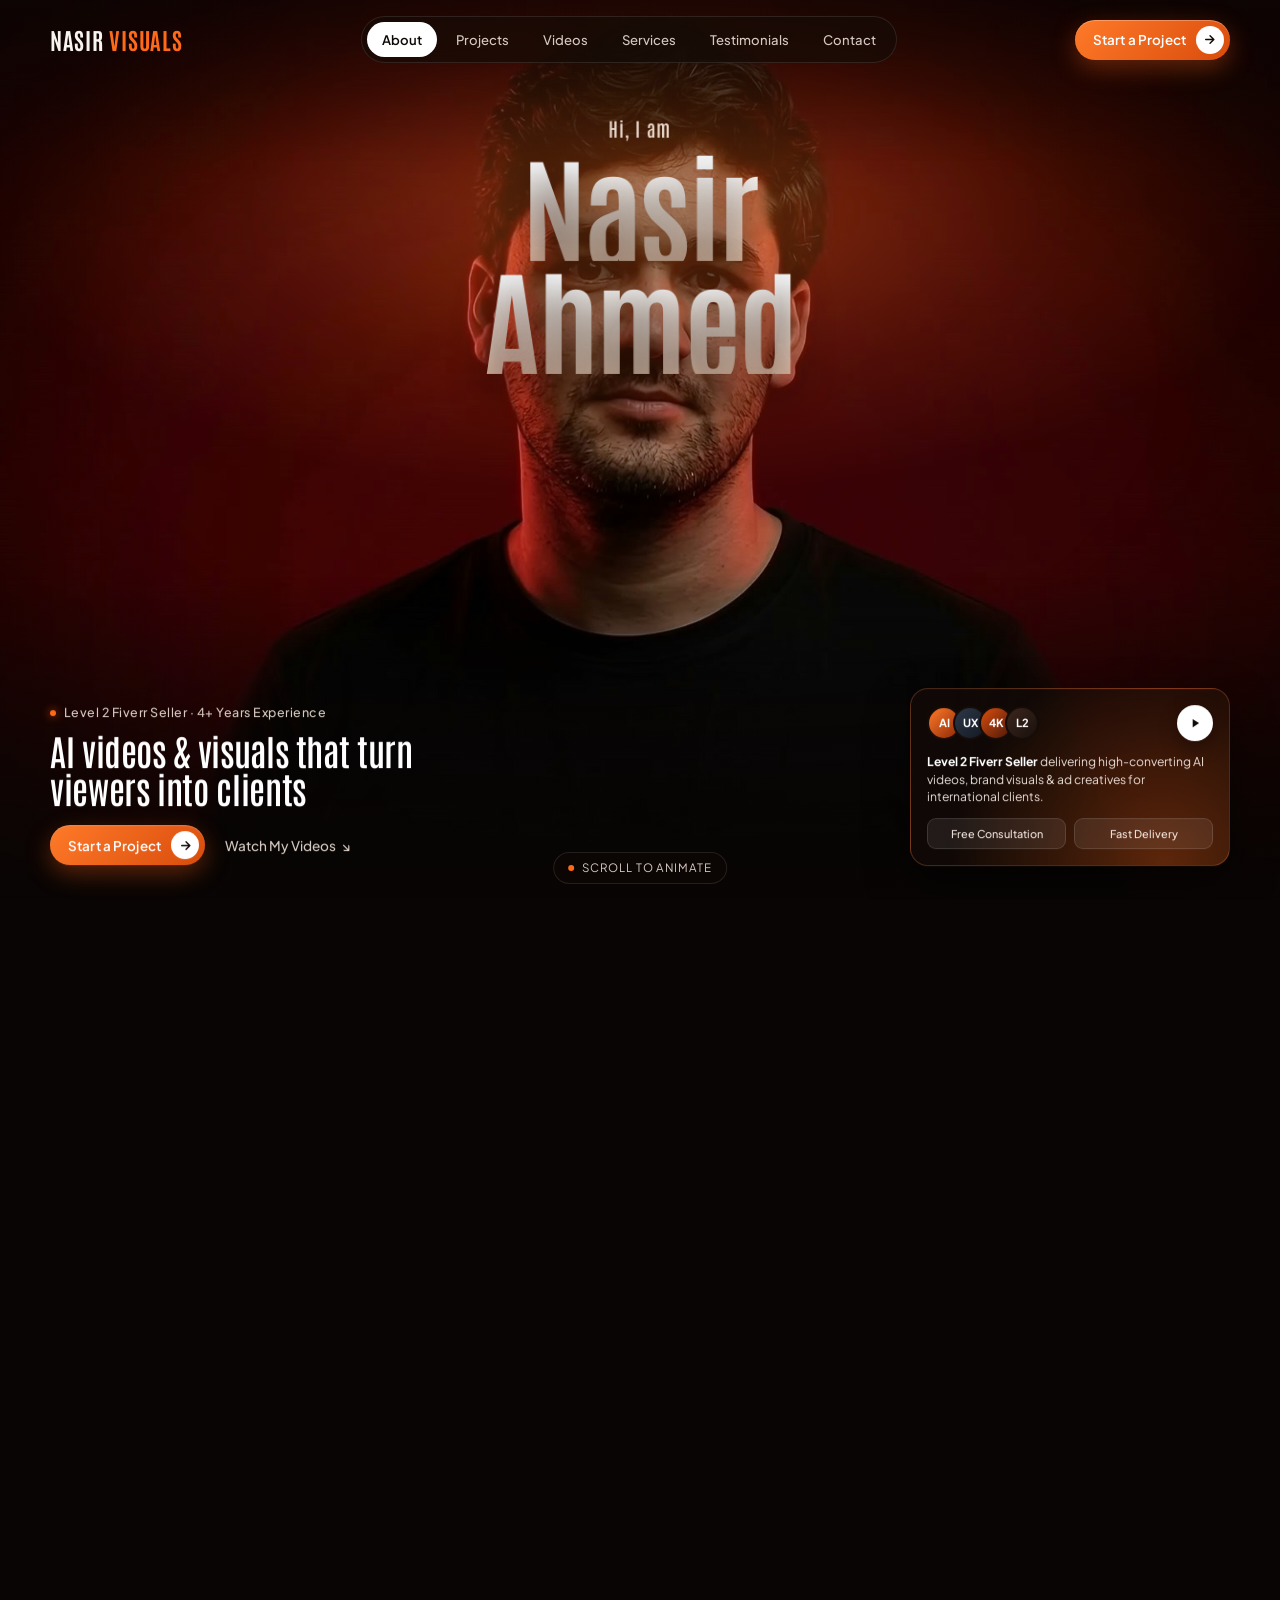
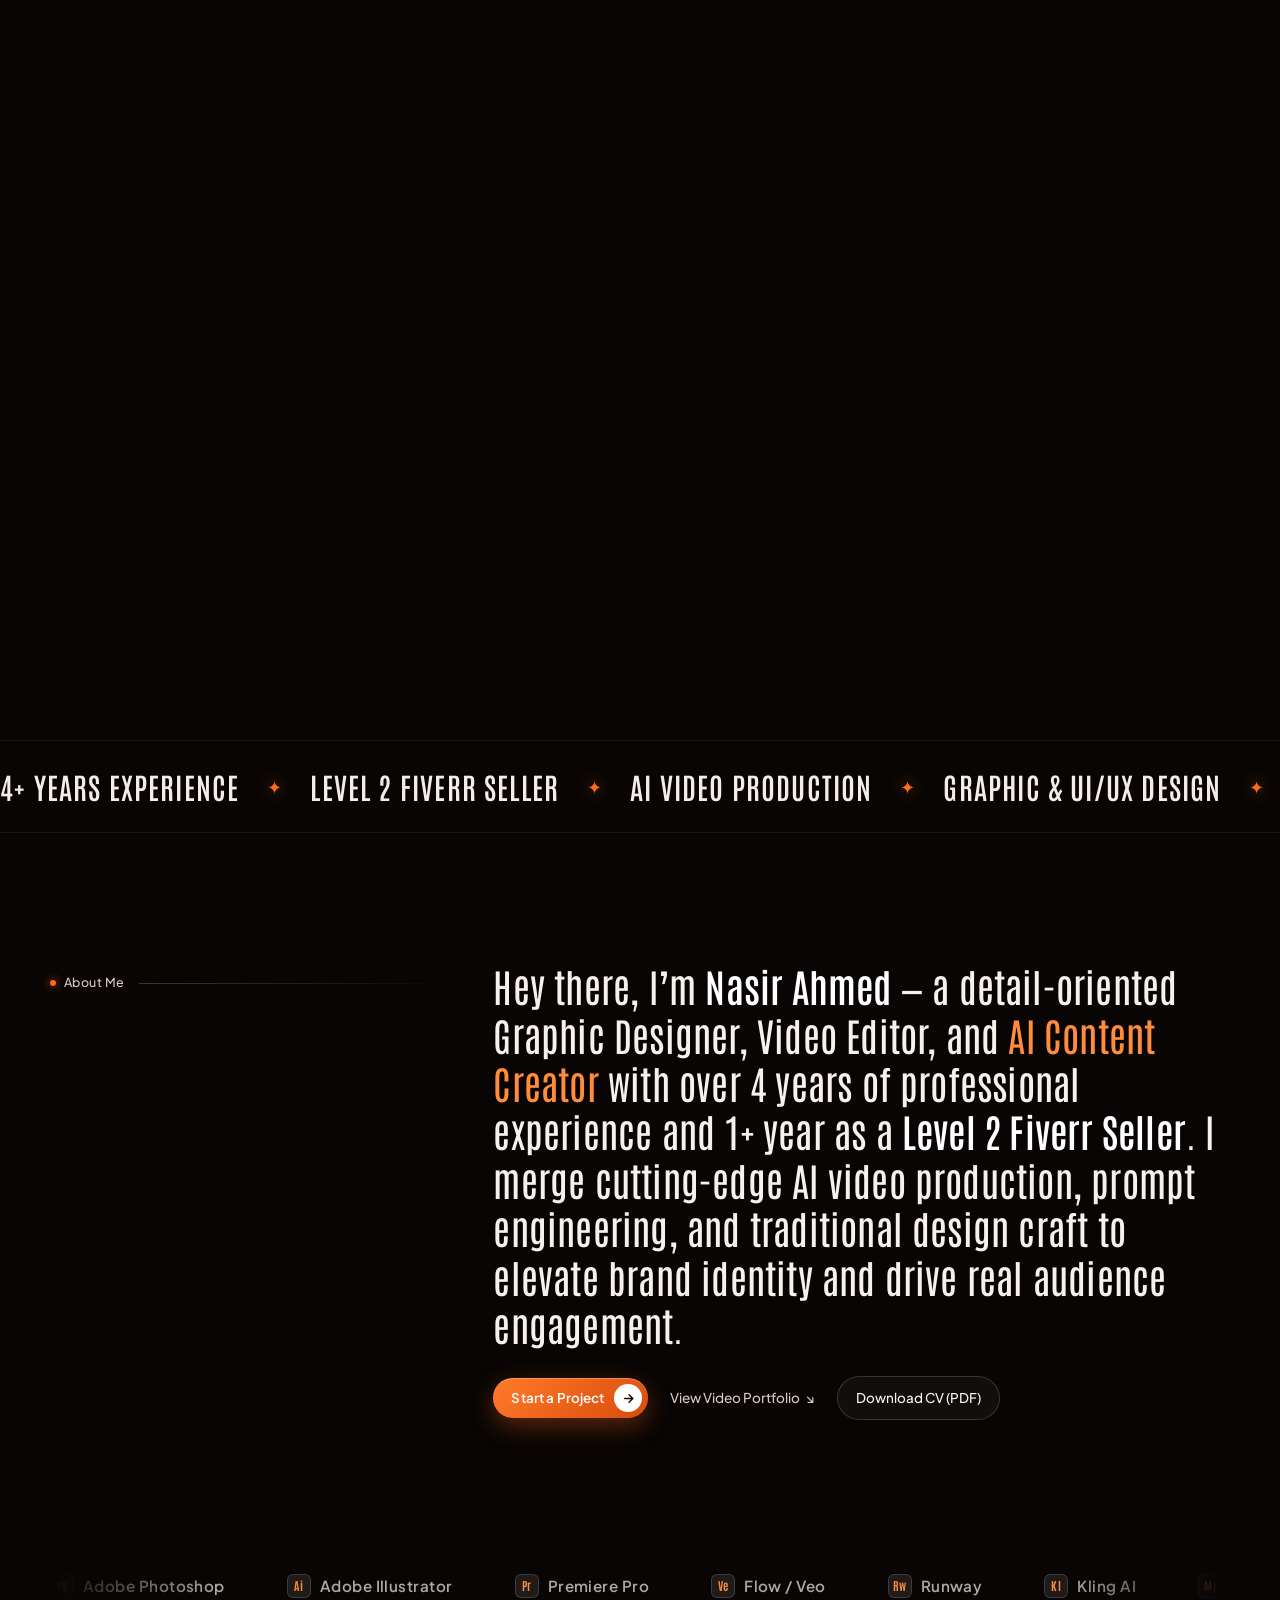
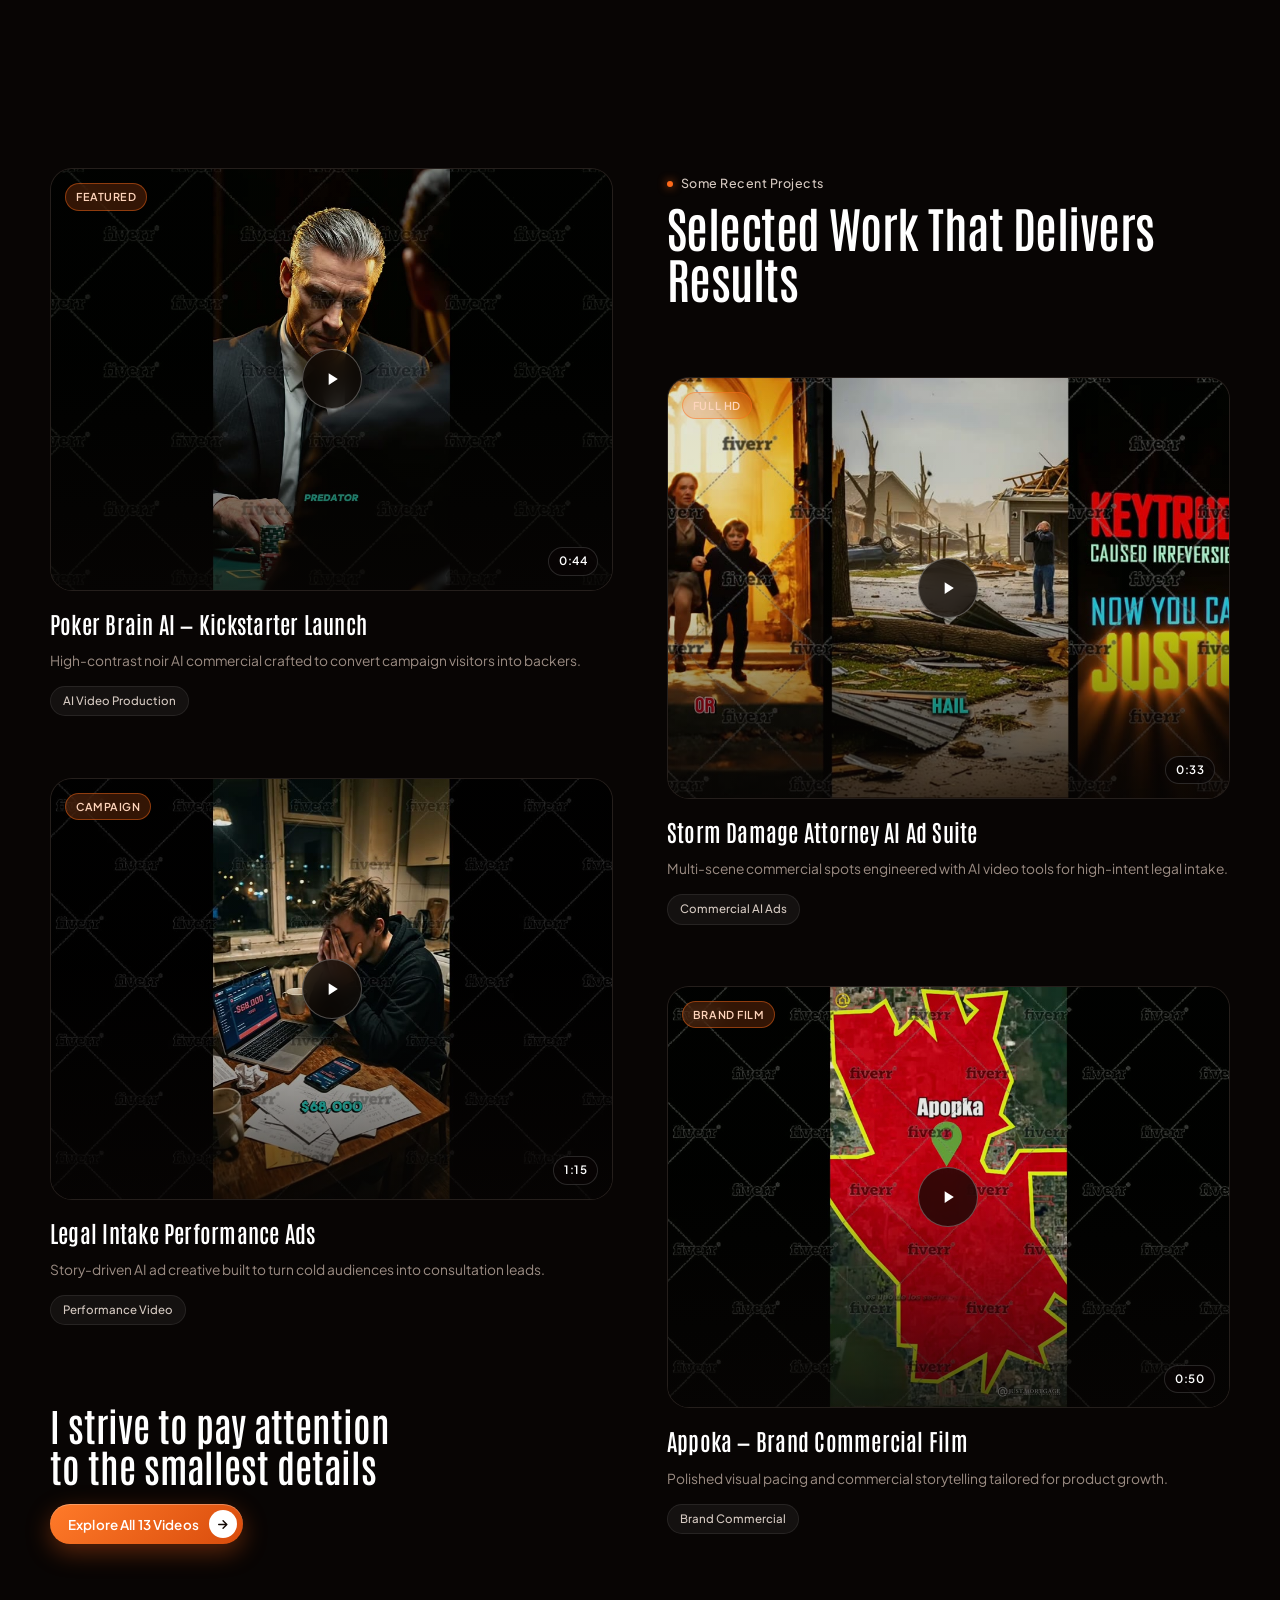
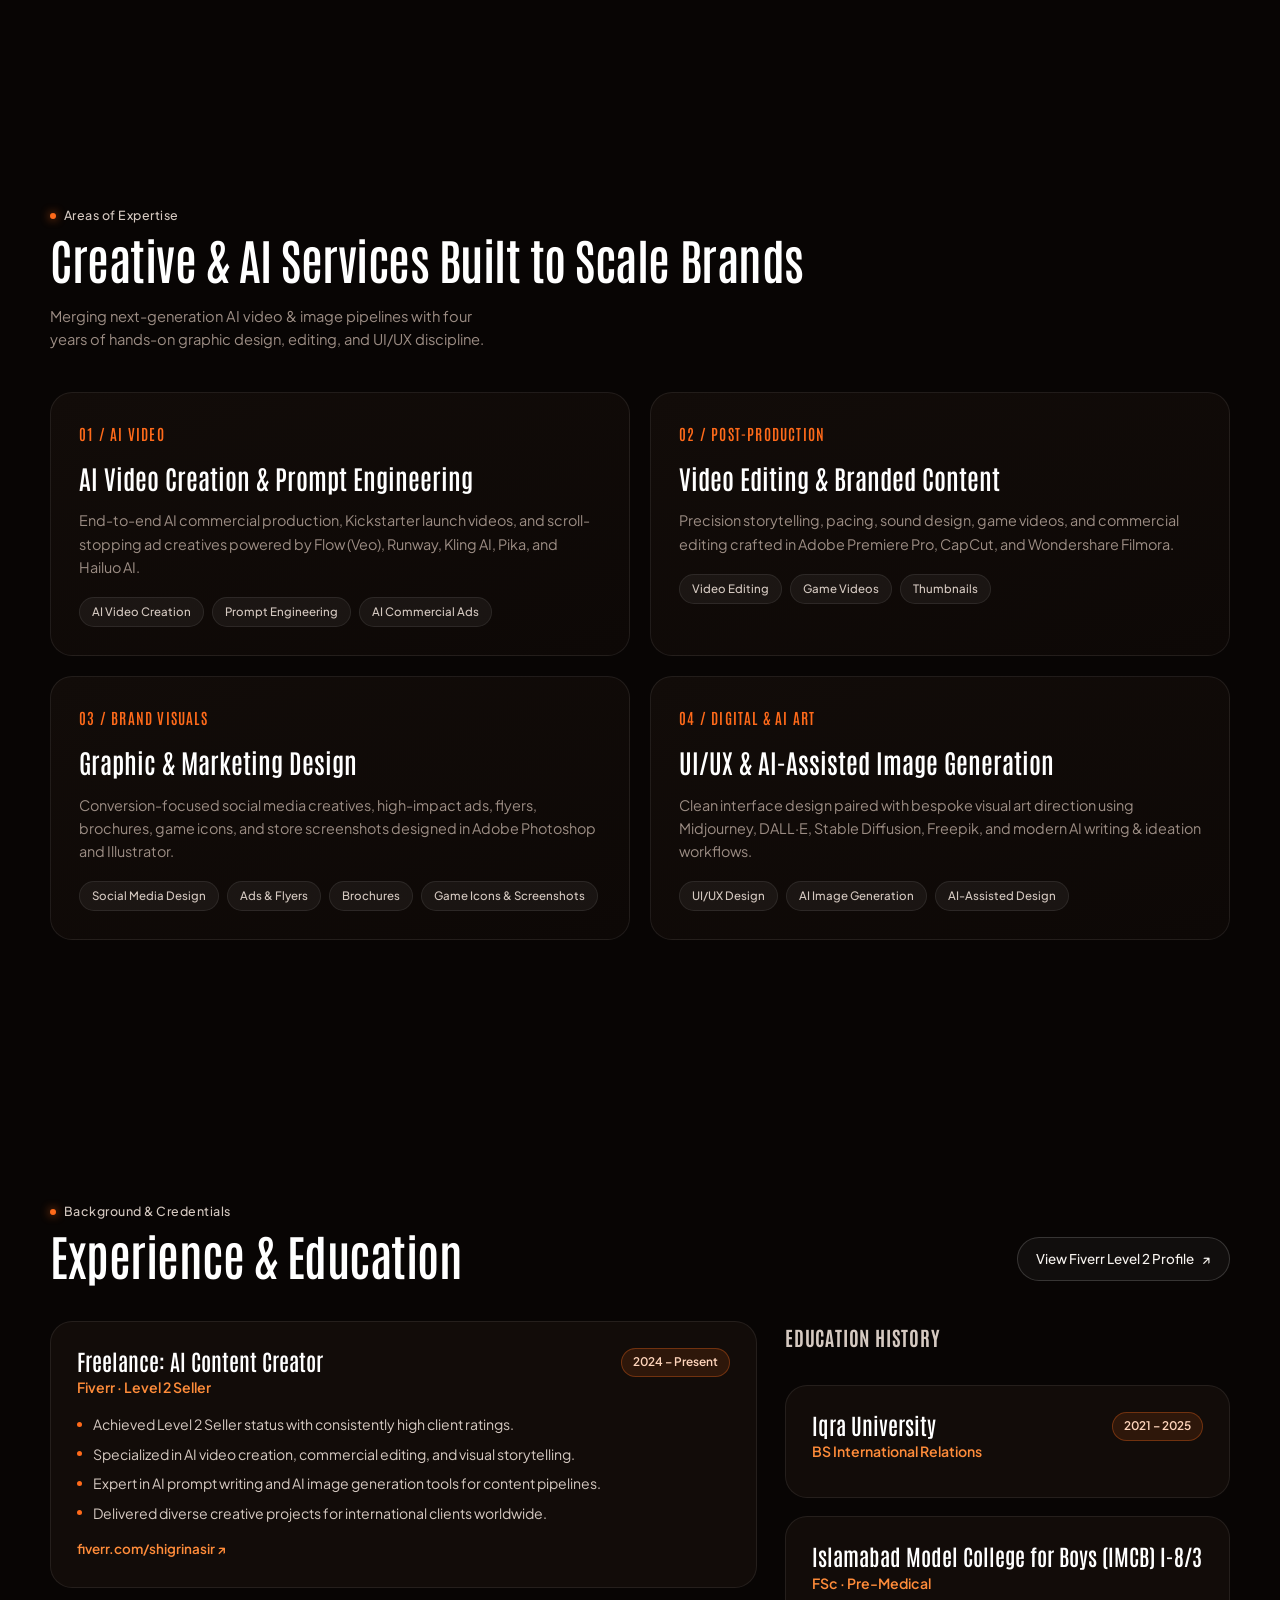
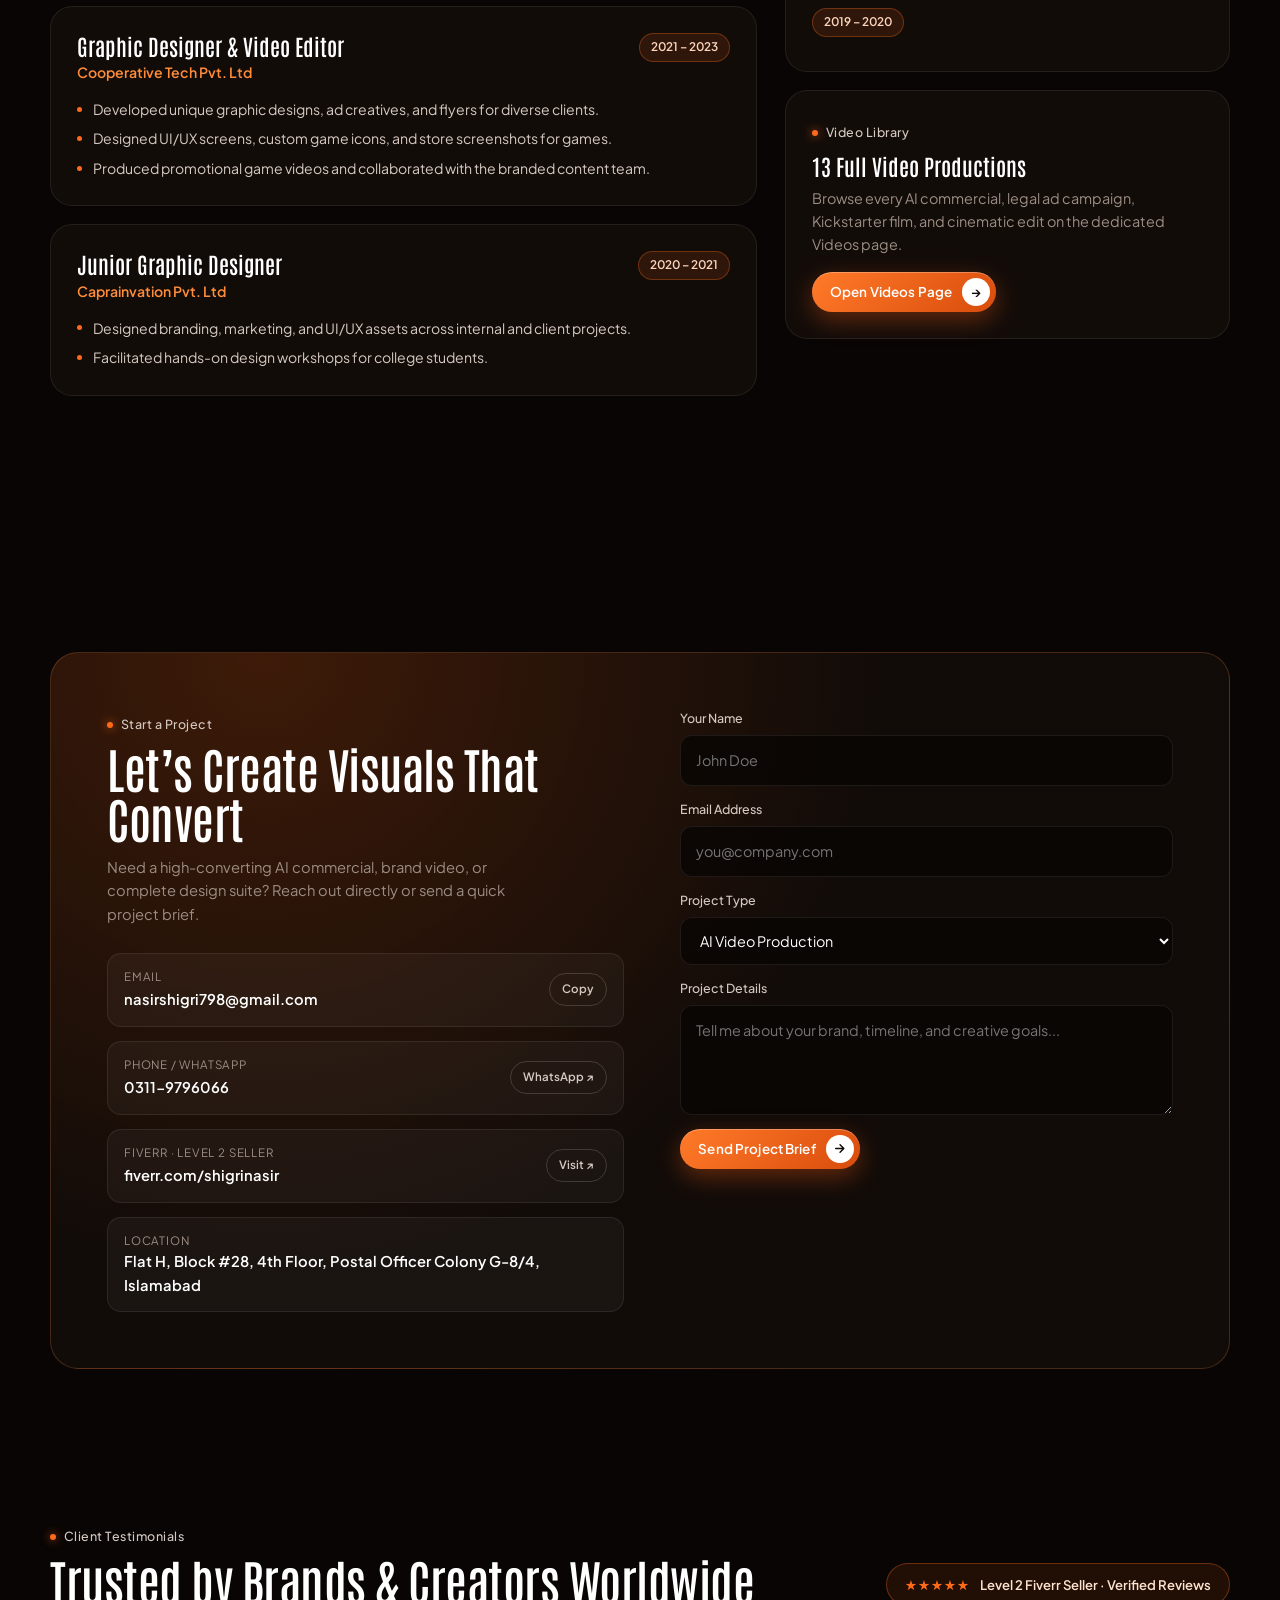
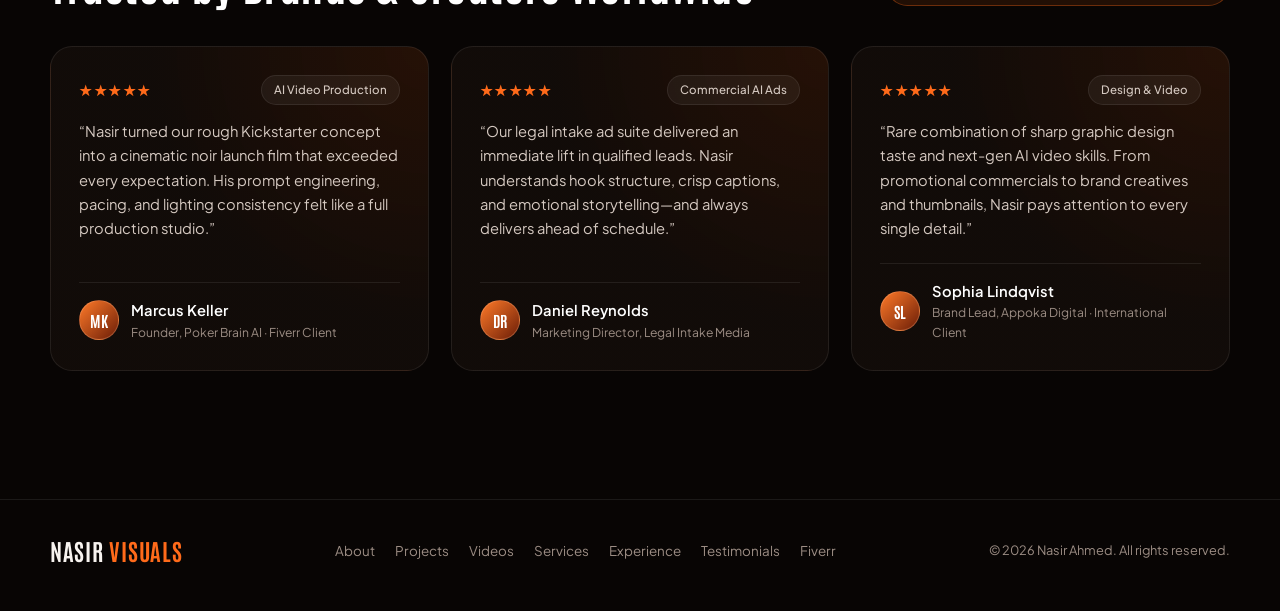
<file: index.html>
<!DOCTYPE html>
<html lang="en">
  <head>
    <meta charset="UTF-8" />
    <meta
      name="viewport"
      content="width=device-width, initial-scale=1.0, viewport-fit=cover"
    />
    <meta name="theme-color" content="#080504" />
    <meta
      name="description"
      content="Nasir Ahmed — Graphic Designer, Video Editor & AI Content Creator (Level 2 Fiverr Seller). AI video production, commercial ads, brand identity, and UI/UX design."
    />
    <title>Nasir Ahmed — Graphic Designer, Video Editor & AI Content Creator</title>
    <link
      rel="preload"
      as="image"
      href="./video-frames-24fps-high-quality-jpg/frame_0001.jpg"
    />
    <link rel="preconnect" href="https://fonts.googleapis.com" />
    <link rel="preconnect" href="https://fonts.gstatic.com" crossorigin />
    <link
      href="https://fonts.googleapis.com/css2?family=Antonio:wght@400;600;700&family=Plus+Jakarta+Sans:wght@400;500;600;700&display=swap"
      rel="stylesheet"
    />
    <link rel="stylesheet" href="./styles/tokens.css" />
    <link rel="stylesheet" href="./styles/main.css" />
  </head>
  <body>
    <!-- Subtle top preload line for the 94-frame scroll sequence -->
    <div class="preload-track" id="preload-track" aria-hidden="true">
      <div class="preload-fill" id="preload-fill"></div>
    </div>

    <!-- Floating Navigation Header -->
    <header class="site-header">
      <div class="container header-inner">
        <a href="./index.html" class="brand-logo" aria-label="Nasir Ahmed Home">
          NASIR<span>VISUALS</span>
        </a>

        <nav class="nav-pill" aria-label="Primary Navigation">
          <a href="#about" class="nav-link is-active" data-section="about">About</a>
          <a href="#projects" class="nav-link" data-section="projects">Projects</a>
          <a href="./videos.html" class="nav-link">Videos</a>
          <a href="#services" class="nav-link" data-section="services">Services</a>
          <a href="#testimonials" class="nav-link" data-section="testimonials">Testimonials</a>
          <a href="#contact" class="nav-link" data-section="contact">Contact</a>
        </nav>

        <div class="header-actions">
          <a href="#contact" class="btn-primary header-cta-desktop">
            <span>Start a Project</span>
            <span class="btn-primary__icon" aria-hidden="true">
              <svg width="13" height="13" viewBox="0 0 24 24" fill="none" stroke="currentColor" stroke-width="2.6" stroke-linecap="round" stroke-linejoin="round">
                <path d="M5 12h14M13 5l7 7-7 7" />
              </svg>
            </span>
          </a>

          <button
            type="button"
            class="menu-toggle"
            id="menu-toggle"
            aria-label="Toggle navigation menu"
            aria-expanded="false"
            aria-controls="mobile-drawer"
          >
            <span></span>
            <span></span>
          </button>
        </div>
      </div>
    </header>

    <!-- Mobile Navigation Drawer -->
    <nav class="mobile-drawer" id="mobile-drawer" aria-label="Mobile Navigation">
      <a href="#about" class="is-active">About</a>
      <a href="#projects">Projects</a>
      <a href="./videos.html">Videos</a>
      <a href="#services">Services</a>
      <a href="#experience">Experience</a>
      <a href="#testimonials">Testimonials</a>
      <a href="#contact">Contact</a>
      <a href="https://www.fiverr.com/shigrinasir" target="_blank" rel="noopener noreferrer" class="btn-primary" style="margin-top: 12px;">
        <span>Hire on Fiverr</span>
        <span class="btn-primary__icon" aria-hidden="true">→</span>
      </a>
    </nav>

    <!-- ============================================================
         HERO SECTION WITH 94-FRAME SCROLL-BASED CANVAS BACKGROUND
    ============================================================= -->
    <section class="scroll-stage" id="scroll-stage" aria-label="Hero showcase">
      <div class="canvas-sticky">
        <canvas
          id="sequence-canvas"
          aria-label="Scroll-based animated studio portrait of Nasir Ahmed"
        ></canvas>
        <div class="hero-ambient-glow" aria-hidden="true"></div>
        <div class="stage-vignette" aria-hidden="true"></div>

        <div class="hero-overlay">
          <div class="hero-headline-wrap" id="hero-headline-wrap">
            <p class="hero-greeting">Hi, I am</p>
            <h1 class="hero-display-name" aria-label="Nasir Ahmed">
              <span class="name-part">Nasir</span>
              <span class="name-part">Ahmed</span>
            </h1>
          </div>

          <div class="hero-bottom-grid" id="hero-bottom-grid">
            <div class="hero-pitch">
              <span class="eyebrow">
                <span class="eyebrow-dot"></span>
                Level 2 Fiverr Seller · 4+ Years Experience
              </span>
              <h2 class="hero-pitch-title">
                AI videos &amp; visuals that turn viewers into clients
              </h2>
              <div class="hero-cta-row">
                <a href="#contact" class="btn-primary">
                  <span>Start a Project</span>
                  <span class="btn-primary__icon" aria-hidden="true">
                    <svg width="13" height="13" viewBox="0 0 24 24" fill="none" stroke="currentColor" stroke-width="2.6" stroke-linecap="round" stroke-linejoin="round">
                      <path d="M5 12h14M13 5l7 7-7 7" />
                    </svg>
                  </span>
                </a>
                <a href="./videos.html" class="btn-ghost">
                  <span>Watch My Videos</span>
                  <span aria-hidden="true">↘</span>
                </a>
              </div>
            </div>

            <!-- Glassmorphic Social Proof & Showreel Card (Matching Reference Screenshot) -->
            <div class="hero-proof-card">
              <div class="proof-avatars-row">
                <div class="avatar-stack" aria-hidden="true">
                  <span class="avatar-chip">AI</span>
                  <span class="avatar-chip">UX</span>
                  <span class="avatar-chip">4K</span>
                  <span class="avatar-chip">L2</span>
                </div>
                <button
                  type="button"
                  class="proof-play-btn"
                  data-play-video="poker-brain-ai"
                  aria-label="Play featured AI showreel video"
                  title="Play Featured Reel"
                >
                  <svg width="14" height="14" viewBox="0 0 24 24" fill="currentColor">
                    <path d="M8 5.14v14l11-7-11-7z" />
                  </svg>
                </button>
              </div>
              <p class="proof-caption">
                <strong>Level 2 Fiverr Seller</strong> delivering high-converting AI videos, brand visuals &amp; ad creatives for international clients.
              </p>
              <div class="proof-pills">
                <span class="proof-pill">Free Consultation</span>
                <span class="proof-pill">Fast Delivery</span>
              </div>
            </div>
          </div>
        </div>

        <div class="hero-scroll-cue" id="hero-scroll-cue" aria-hidden="true">
          <span class="scroll-dot-pulse"></span>
          <span>Scroll to animate</span>
        </div>
      </div>
    </section>

    <!-- ============================================================
         INFINITE STATS TICKER MARQUEE
    ============================================================= -->
    <section class="stats-marquee" aria-label="Career Highlights">
      <div class="marquee-track">
        <div class="marquee-group">
          <span class="marquee-item">4+ YEARS EXPERIENCE</span>
          <span class="marquee-star" aria-hidden="true">✦</span>
          <span class="marquee-item">LEVEL 2 FIVERR SELLER</span>
          <span class="marquee-star" aria-hidden="true">✦</span>
          <span class="marquee-item">AI VIDEO PRODUCTION</span>
          <span class="marquee-star" aria-hidden="true">✦</span>
          <span class="marquee-item">GRAPHIC &amp; UI/UX DESIGN</span>
          <span class="marquee-star" aria-hidden="true">✦</span>
          <span class="marquee-item">INTERNATIONAL CLIENTS</span>
          <span class="marquee-star" aria-hidden="true">✦</span>
          <span class="marquee-item">13+ VIDEO SHOWCASES</span>
          <span class="marquee-star" aria-hidden="true">✦</span>
        </div>
        <div class="marquee-group" aria-hidden="true">
          <span class="marquee-item">4+ YEARS EXPERIENCE</span>
          <span class="marquee-star">✦</span>
          <span class="marquee-item">LEVEL 2 FIVERR SELLER</span>
          <span class="marquee-star">✦</span>
          <span class="marquee-item">AI VIDEO PRODUCTION</span>
          <span class="marquee-star">✦</span>
          <span class="marquee-item">GRAPHIC &amp; UI/UX DESIGN</span>
          <span class="marquee-star">✦</span>
          <span class="marquee-item">INTERNATIONAL CLIENTS</span>
          <span class="marquee-star">✦</span>
          <span class="marquee-item">13+ VIDEO SHOWCASES</span>
          <span class="marquee-star">✦</span>
        </div>
      </div>
    </section>

    <!-- ============================================================
         ABOUT ME SECTION (Asymmetric 2-Column Editorial)
    ============================================================= -->
    <section class="section-block" id="about">
      <div class="container about-grid reveal">
        <div class="about-label-col">
          <span class="eyebrow">
            <span class="eyebrow-dot"></span>
            About Me
          </span>
          <span class="about-label-rule" aria-hidden="true"></span>
        </div>

        <div>
          <p class="about-statement">
            Hey there, I’m <strong>Nasir Ahmed</strong> — a detail-oriented Graphic Designer, Video Editor, and
            <span class="accent-text">AI Content Creator</span> with over 4 years of professional experience and 1+ year as a
            <strong>Level 2 Fiverr Seller</strong>. I merge cutting-edge AI video production, prompt engineering, and traditional design craft to elevate brand identity and drive real audience engagement.
          </p>
          <div class="about-actions">
            <a href="#contact" class="btn-primary">
              <span>Start a Project</span>
              <span class="btn-primary__icon" aria-hidden="true">
                <svg width="13" height="13" viewBox="0 0 24 24" fill="none" stroke="currentColor" stroke-width="2.6" stroke-linecap="round" stroke-linejoin="round">
                  <path d="M5 12h14M13 5l7 7-7 7" />
                </svg>
              </span>
            </a>
            <a href="./videos.html" class="btn-ghost">
              <span>View Video Portfolio</span>
              <span aria-hidden="true">↘</span>
            </a>
            <a href="./My%20cv12.pdf" target="_blank" rel="noopener noreferrer" class="btn-outline">
              <span>Download CV (PDF)</span>
            </a>
          </div>
        </div>
      </div>
    </section>

    <!-- ============================================================
         TOOLS & AI PRODUCTION STACK STRIP
    ============================================================= -->
    <section class="tools-strip-section" aria-label="Creative and AI Tools">
      <div class="container">
        <div class="tools-marquee-mask">
          <div class="tools-track">
            <div class="tools-group">
              <span class="tool-wordmark"><span class="tool-badge-icon">Ps</span> Adobe Photoshop</span>
              <span class="tool-wordmark"><span class="tool-badge-icon">Ai</span> Adobe Illustrator</span>
              <span class="tool-wordmark"><span class="tool-badge-icon">Pr</span> Premiere Pro</span>
              <span class="tool-wordmark"><span class="tool-badge-icon">Ve</span> Flow / Veo</span>
              <span class="tool-wordmark"><span class="tool-badge-icon">Rw</span> Runway</span>
              <span class="tool-wordmark"><span class="tool-badge-icon">Kl</span> Kling AI</span>
              <span class="tool-wordmark"><span class="tool-badge-icon">Mj</span> Midjourney</span>
              <span class="tool-wordmark"><span class="tool-badge-icon">Cc</span> CapCut</span>
              <span class="tool-wordmark"><span class="tool-badge-icon">Fl</span> Filmora</span>
              <span class="tool-wordmark"><span class="tool-badge-icon">Pk</span> Pika</span>
              <span class="tool-wordmark"><span class="tool-badge-icon">Hl</span> Hailuo AI</span>
              <span class="tool-wordmark"><span class="tool-badge-icon">Sd</span> Stable Diffusion</span>
            </div>
            <div class="tools-group" aria-hidden="true">
              <span class="tool-wordmark"><span class="tool-badge-icon">Ps</span> Adobe Photoshop</span>
              <span class="tool-wordmark"><span class="tool-badge-icon">Ai</span> Adobe Illustrator</span>
              <span class="tool-wordmark"><span class="tool-badge-icon">Pr</span> Premiere Pro</span>
              <span class="tool-wordmark"><span class="tool-badge-icon">Ve</span> Flow / Veo</span>
              <span class="tool-wordmark"><span class="tool-badge-icon">Rw</span> Runway</span>
              <span class="tool-wordmark"><span class="tool-badge-icon">Kl</span> Kling AI</span>
              <span class="tool-wordmark"><span class="tool-badge-icon">Mj</span> Midjourney</span>
              <span class="tool-wordmark"><span class="tool-badge-icon">Cc</span> CapCut</span>
              <span class="tool-wordmark"><span class="tool-badge-icon">Fl</span> Filmora</span>
              <span class="tool-wordmark"><span class="tool-badge-icon">Pk</span> Pika</span>
              <span class="tool-wordmark"><span class="tool-badge-icon">Hl</span> Hailuo AI</span>
              <span class="tool-wordmark"><span class="tool-badge-icon">Sd</span> Stable Diffusion</span>
            </div>
          </div>
        </div>
      </div>
    </section>

    <!-- ============================================================
         SELECTED WORK (Staggered 2-Column Showcase Matching Screenshot)
    ============================================================= -->
    <section class="section-block" id="projects">
      <div class="container">
        <div class="selected-work-grid">
          <!-- Left Column: Starts high with Card 1, then Card 3, then Closing Statement -->
          <div class="work-col work-col--left">
            <article
              class="work-card reveal"
              role="button"
              tabindex="0"
              data-play-video="poker-brain-ai"
              aria-label="Play Poker Brain AI Kickstarter Launch Campaign video"
            >
              <div class="work-card__media">
                <img
                  src="./assets/posters/video_09.jpg"
                  alt="Poker Brain AI — Kickstarter Launch Campaign"
                  loading="lazy"
                />
                <div class="work-card__scrim">
                  <span class="work-card__play" aria-hidden="true">
                    <svg width="20" height="20" viewBox="0 0 24 24" fill="currentColor">
                      <path d="M8 5.14v14l11-7-11-7z" />
                    </svg>
                  </span>
                </div>
                <span class="work-card__badge">Featured</span>
                <span class="work-card__duration">0:44</span>
              </div>
              <h3 class="work-card__title">Poker Brain AI — Kickstarter Launch</h3>
              <p class="work-card__desc">
                High-contrast noir AI commercial crafted to convert campaign visitors into backers.
              </p>
              <span class="tag-pill">AI Video Production</span>
            </article>

            <article
              class="work-card reveal"
              role="button"
              tabindex="0"
              data-play-video="legal-intake-ads"
              aria-label="Play Legal Intake Ads video"
            >
              <div class="work-card__media">
                <img
                  src="./assets/posters/video_07.jpg"
                  alt="Legal Intake Ads — Narrative Campaign"
                  loading="lazy"
                />
                <div class="work-card__scrim">
                  <span class="work-card__play" aria-hidden="true">
                    <svg width="20" height="20" viewBox="0 0 24 24" fill="currentColor">
                      <path d="M8 5.14v14l11-7-11-7z" />
                    </svg>
                  </span>
                </div>
                <span class="work-card__badge">Campaign</span>
                <span class="work-card__duration">1:15</span>
              </div>
              <h3 class="work-card__title">Legal Intake Performance Ads</h3>
              <p class="work-card__desc">
                Story-driven AI ad creative built to turn cold audiences into consultation leads.
              </p>
              <span class="tag-pill">Performance Video</span>
            </article>

            <div class="work-detail-note reveal">
              <h3>I strive to pay attention to the smallest details</h3>
              <a href="./videos.html" class="btn-primary">
                <span>Explore All 13 Videos</span>
                <span class="btn-primary__icon" aria-hidden="true">
                  <svg width="13" height="13" viewBox="0 0 24 24" fill="none" stroke="currentColor" stroke-width="2.6" stroke-linecap="round" stroke-linejoin="round">
                    <path d="M5 12h14M13 5l7 7-7 7" />
                  </svg>
                </span>
              </a>
            </div>
          </div>

          <!-- Right Column: Section Title at Top, then Card 2, then Card 4 -->
          <div class="work-col work-col--right">
            <div class="work-section-header reveal">
              <span class="eyebrow">
                <span class="eyebrow-dot"></span>
                Some Recent Projects
              </span>
              <h2 class="section-heading">Selected Work That Delivers Results</h2>
            </div>

            <article
              class="work-card reveal"
              role="button"
              tabindex="0"
              data-play-video="storm-damage-attorney-1"
              aria-label="Play Storm Damage Attorney Ads AI Video Production"
            >
              <div class="work-card__media">
                <img
                  src="./assets/posters/video_10.jpg"
                  alt="Storm Damage Attorney Ads — AI Video Production"
                  loading="lazy"
                />
                <div class="work-card__scrim">
                  <span class="work-card__play" aria-hidden="true">
                    <svg width="20" height="20" viewBox="0 0 24 24" fill="currentColor">
                      <path d="M8 5.14v14l11-7-11-7z" />
                    </svg>
                  </span>
                </div>
                <span class="work-card__badge">Full HD</span>
                <span class="work-card__duration">0:33</span>
              </div>
              <h3 class="work-card__title">Storm Damage Attorney AI Ad Suite</h3>
              <p class="work-card__desc">
                Multi-scene commercial spots engineered with AI video tools for high-intent legal intake.
              </p>
              <span class="tag-pill">Commercial AI Ads</span>
            </article>

            <article
              class="work-card reveal"
              role="button"
              tabindex="0"
              data-play-video="appoka"
              aria-label="Play Appoka Brand Commercial Film"
            >
              <div class="work-card__media">
                <img
                  src="./assets/posters/video_03.jpg"
                  alt="Appoka — Brand Commercial Film"
                  loading="lazy"
                />
                <div class="work-card__scrim">
                  <span class="work-card__play" aria-hidden="true">
                    <svg width="20" height="20" viewBox="0 0 24 24" fill="currentColor">
                      <path d="M8 5.14v14l11-7-11-7z" />
                    </svg>
                  </span>
                </div>
                <span class="work-card__badge">Brand Film</span>
                <span class="work-card__duration">0:50</span>
              </div>
              <h3 class="work-card__title">Appoka — Brand Commercial Film</h3>
              <p class="work-card__desc">
                Polished visual pacing and commercial storytelling tailored for product growth.
              </p>
              <span class="tag-pill">Brand Commercial</span>
            </article>
          </div>
        </div>
      </div>
    </section>

    <!-- ============================================================
         SERVICES & AREAS OF EXPERTISE (From Nasir's CV)
    ============================================================= -->
    <section class="section-block" id="services">
      <div class="container">
        <div class="section-header-row reveal">
          <div>
            <span class="eyebrow">
              <span class="eyebrow-dot"></span>
              Areas of Expertise
            </span>
            <h2 class="section-heading">Creative &amp; AI Services Built to Scale Brands</h2>
          </div>
          <p class="section-subcopy">
            Merging next-generation AI video &amp; image pipelines with four years of hands-on graphic design, editing, and UI/UX discipline.
          </p>
        </div>

        <div class="services-grid">
          <article class="service-card reveal">
            <div class="service-card__num">01 / AI VIDEO</div>
            <h3 class="service-card__title">AI Video Creation &amp; Prompt Engineering</h3>
            <p class="service-card__text">
              End-to-end AI commercial production, Kickstarter launch videos, and scroll-stopping ad creatives powered by Flow (Veo), Runway, Kling AI, Pika, and Hailuo AI.
            </p>
            <div class="chip-list">
              <span class="tag-pill">AI Video Creation</span>
              <span class="tag-pill">Prompt Engineering</span>
              <span class="tag-pill">AI Commercial Ads</span>
            </div>
          </article>

          <article class="service-card reveal">
            <div class="service-card__num">02 / POST-PRODUCTION</div>
            <h3 class="service-card__title">Video Editing &amp; Branded Content</h3>
            <p class="service-card__text">
              Precision storytelling, pacing, sound design, game videos, and commercial editing crafted in Adobe Premiere Pro, CapCut, and Wondershare Filmora.
            </p>
            <div class="chip-list">
              <span class="tag-pill">Video Editing</span>
              <span class="tag-pill">Game Videos</span>
              <span class="tag-pill">Thumbnails</span>
            </div>
          </article>

          <article class="service-card reveal">
            <div class="service-card__num">03 / BRAND VISUALS</div>
            <h3 class="service-card__title">Graphic &amp; Marketing Design</h3>
            <p class="service-card__text">
              Conversion-focused social media creatives, high-impact ads, flyers, brochures, game icons, and store screenshots designed in Adobe Photoshop and Illustrator.
            </p>
            <div class="chip-list">
              <span class="tag-pill">Social Media Design</span>
              <span class="tag-pill">Ads &amp; Flyers</span>
              <span class="tag-pill">Brochures</span>
              <span class="tag-pill">Game Icons &amp; Screenshots</span>
            </div>
          </article>

          <article class="service-card reveal">
            <div class="service-card__num">04 / DIGITAL &amp; AI ART</div>
            <h3 class="service-card__title">UI/UX &amp; AI-Assisted Image Generation</h3>
            <p class="service-card__text">
              Clean interface design paired with bespoke visual art direction using Midjourney, DALL·E, Stable Diffusion, Freepik, and modern AI writing &amp; ideation workflows.
            </p>
            <div class="chip-list">
              <span class="tag-pill">UI/UX Design</span>
              <span class="tag-pill">AI Image Generation</span>
              <span class="tag-pill">AI-Assisted Design</span>
            </div>
          </article>
        </div>
      </div>
    </section>

    <!-- ============================================================
         EMPLOYMENT & EDUCATION HISTORY (From Nasir's CV)
    ============================================================= -->
    <section class="section-block" id="experience">
      <div class="container">
        <div class="section-header-row reveal">
          <div>
            <span class="eyebrow">
              <span class="eyebrow-dot"></span>
              Background &amp; Credentials
            </span>
            <h2 class="section-heading">Experience &amp; Education</h2>
          </div>
          <a href="https://www.fiverr.com/shigrinasir" target="_blank" rel="noopener noreferrer" class="btn-outline">
            <span>View Fiverr Level 2 Profile</span>
            <span aria-hidden="true">↗</span>
          </a>
        </div>

        <div class="resume-grid">
          <div class="timeline-stack">
            <article class="resume-card reveal">
              <div class="resume-card__top">
                <div>
                  <h3 class="resume-card__role">Freelance: AI Content Creator</h3>
                  <div class="resume-card__org">Fiverr · Level 2 Seller</div>
                </div>
                <span class="resume-card__period">2024 – Present</span>
              </div>
              <ul class="resume-bullets">
                <li>Achieved Level 2 Seller status with consistently high client ratings.</li>
                <li>Specialized in AI video creation, commercial editing, and visual storytelling.</li>
                <li>Expert in AI prompt writing and AI image generation tools for content pipelines.</li>
                <li>Delivered diverse creative projects for international clients worldwide.</li>
              </ul>
              <a
                href="https://www.fiverr.com/shigrinasir"
                target="_blank"
                rel="noopener noreferrer"
                class="resume-link"
              >
                fiverr.com/shigrinasir ↗
              </a>
            </article>

            <article class="resume-card reveal">
              <div class="resume-card__top">
                <div>
                  <h3 class="resume-card__role">Graphic Designer &amp; Video Editor</h3>
                  <div class="resume-card__org">Cooperative Tech Pvt. Ltd</div>
                </div>
                <span class="resume-card__period">2021 – 2023</span>
              </div>
              <ul class="resume-bullets">
                <li>Developed unique graphic designs, ad creatives, and flyers for diverse clients.</li>
                <li>Designed UI/UX screens, custom game icons, and store screenshots for games.</li>
                <li>Produced promotional game videos and collaborated with the branded content team.</li>
              </ul>
            </article>

            <article class="resume-card reveal">
              <div class="resume-card__top">
                <div>
                  <h3 class="resume-card__role">Junior Graphic Designer</h3>
                  <div class="resume-card__org">Caprainvation Pvt. Ltd</div>
                </div>
                <span class="resume-card__period">2020 – 2021</span>
              </div>
              <ul class="resume-bullets">
                <li>Designed branding, marketing, and UI/UX assets across internal and client projects.</li>
                <li>Facilitated hands-on design workshops for college students.</li>
              </ul>
            </article>
          </div>

          <aside class="timeline-stack">
            <h3 class="edu-panel-title reveal">Education History</h3>

            <article class="resume-card reveal">
              <div class="resume-card__top">
                <div>
                  <h4 class="resume-card__role">Iqra University</h4>
                  <div class="resume-card__org">BS International Relations</div>
                </div>
                <span class="resume-card__period">2021 – 2025</span>
              </div>
            </article>

            <article class="resume-card reveal">
              <div class="resume-card__top">
                <div>
                  <h4 class="resume-card__role">Islamabad Model College for Boys (IMCB) I-8/3</h4>
                  <div class="resume-card__org">FSc · Pre-Medical</div>
                </div>
                <span class="resume-card__period">2019 – 2020</span>
              </div>
            </article>

            <article class="resume-card reveal">
              <span class="eyebrow">
                <span class="eyebrow-dot"></span>
                Video Library
              </span>
              <h4 class="resume-card__role" style="margin-top: 10px;">13 Full Video Productions</h4>
              <p class="service-card__text" style="margin-top: 8px; margin-bottom: 16px;">
                Browse every AI commercial, legal ad campaign, Kickstarter film, and cinematic edit on the dedicated Videos page.
              </p>
              <a href="./videos.html" class="btn-primary">
                <span>Open Videos Page</span>
                <span class="btn-primary__icon" aria-hidden="true">→</span>
              </a>
            </article>
          </aside>
        </div>
      </div>
    </section>

    <!-- ============================================================
         CONTACT SECTION (With Real CV Contact Details)
    ============================================================= -->
    <section class="section-block" id="contact">
      <div class="container">
        <div class="contact-shell reveal">
          <div>
            <span class="eyebrow">
              <span class="eyebrow-dot"></span>
              Start a Project
            </span>
            <h2 class="section-heading">Let’s Create Visuals That Convert</h2>
            <p class="section-subcopy" style="margin-top: 12px;">
              Need a high-converting AI commercial, brand video, or complete design suite? Reach out directly or send a quick project brief.
            </p>

            <div class="contact-info-list">
              <div class="contact-item">
                <div>
                  <div class="contact-item__label">Email</div>
                  <a href="mailto:nasirshigri798@gmail.com" class="contact-item__value">
                    nasirshigri798@gmail.com
                  </a>
                </div>
                <button
                  type="button"
                  class="copy-btn"
                  data-copy-text="nasirshigri798@gmail.com"
                >
                  Copy
                </button>
              </div>

              <div class="contact-item">
                <div>
                  <div class="contact-item__label">Phone / WhatsApp</div>
                  <a href="tel:+923119796066" class="contact-item__value">
                    0311-9796066
                  </a>
                </div>
                <a
                  href="https://wa.me/923119796066"
                  target="_blank"
                  rel="noopener noreferrer"
                  class="copy-btn"
                >
                  WhatsApp ↗
                </a>
              </div>

              <div class="contact-item">
                <div>
                  <div class="contact-item__label">Fiverr · Level 2 Seller</div>
                  <a
                    href="https://www.fiverr.com/shigrinasir"
                    target="_blank"
                    rel="noopener noreferrer"
                    class="contact-item__value"
                  >
                    fiverr.com/shigrinasir
                  </a>
                </div>
                <a
                  href="https://www.fiverr.com/shigrinasir"
                  target="_blank"
                  rel="noopener noreferrer"
                  class="copy-btn"
                >
                  Visit ↗
                </a>
              </div>

              <div class="contact-item">
                <div>
                  <div class="contact-item__label">Location</div>
                  <div class="contact-item__value">
                    Flat H, Block #28, 4th Floor, Postal Officer Colony G-8/4, Islamabad
                  </div>
                </div>
              </div>
            </div>
          </div>

          <form class="contact-form" id="contact-form" novalidate>
            <div class="form-field">
              <label for="contact-name">Your Name</label>
              <input
                type="text"
                id="contact-name"
                name="name"
                placeholder="John Doe"
                required
              />
            </div>

            <div class="form-field">
              <label for="contact-email">Email Address</label>
              <input
                type="email"
                id="contact-email"
                name="email"
                placeholder="you@company.com"
                required
              />
            </div>

            <div class="form-field">
              <label for="contact-service">Project Type</label>
              <select id="contact-service" name="service">
                <option value="AI Video Production">AI Video Production</option>
                <option value="Commercial / Ad Editing">Commercial / Ad Editing</option>
                <option value="Graphic & Social Media Design">Graphic &amp; Social Media Design</option>
                <option value="UI/UX & Brand Identity">UI/UX &amp; Brand Identity</option>
              </select>
            </div>

            <div class="form-field">
              <label for="contact-message">Project Details</label>
              <textarea
                id="contact-message"
                name="message"
                placeholder="Tell me about your brand, timeline, and creative goals..."
                required
              ></textarea>
            </div>

            <div>
              <button type="submit" class="btn-primary">
                <span>Send Project Brief</span>
                <span class="btn-primary__icon" aria-hidden="true">
                  <svg width="13" height="13" viewBox="0 0 24 24" fill="none" stroke="currentColor" stroke-width="2.6" stroke-linecap="round" stroke-linejoin="round">
                    <path d="M5 12h14M13 5l7 7-7 7" />
                  </svg>
                </span>
              </button>
            </div>
            <p class="form-status" id="form-status" role="status" aria-live="polite"></p>
          </form>
        </div>
      </div>
    </section>

    <!-- ============================================================
         TESTIMONIALS SECTION (Above Footer)
    ============================================================= -->
    <section class="section-block testimonials-section" id="testimonials">
      <div class="container">
        <div class="section-header-row reveal">
          <div>
            <span class="eyebrow">
              <span class="eyebrow-dot"></span>
              Client Testimonials
            </span>
            <h2 class="section-heading">Trusted by Brands &amp; Creators Worldwide</h2>
          </div>
          <div class="testimonials-rating-pill">
            <span class="stars-inline" aria-hidden="true">★★★★★</span>
            <span>Level 2 Fiverr Seller · Verified Reviews</span>
          </div>
        </div>

        <div class="testimonials-grid">
          <article class="testimonial-card reveal">
            <div>
              <div class="testimonial-top">
                <span class="testimonial-stars" aria-label="5 out of 5 stars">★★★★★</span>
                <span class="tag-pill">AI Video Production</span>
              </div>
              <p class="testimonial-quote">
                “Nasir turned our rough Kickstarter concept into a cinematic noir launch film that exceeded every expectation. His prompt engineering, pacing, and lighting consistency felt like a full production studio.”
              </p>
            </div>
            <div class="testimonial-author">
              <span class="testimonial-avatar" aria-hidden="true">MK</span>
              <div>
                <div class="testimonial-name">Marcus Keller</div>
                <div class="testimonial-role">Founder, Poker Brain AI · Fiverr Client</div>
              </div>
            </div>
          </article>

          <article class="testimonial-card reveal">
            <div>
              <div class="testimonial-top">
                <span class="testimonial-stars" aria-label="5 out of 5 stars">★★★★★</span>
                <span class="tag-pill">Commercial AI Ads</span>
              </div>
              <p class="testimonial-quote">
                “Our legal intake ad suite delivered an immediate lift in qualified leads. Nasir understands hook structure, crisp captions, and emotional storytelling—and always delivers ahead of schedule.”
              </p>
            </div>
            <div class="testimonial-author">
              <span class="testimonial-avatar" aria-hidden="true">DR</span>
              <div>
                <div class="testimonial-name">Daniel Reynolds</div>
                <div class="testimonial-role">Marketing Director, Legal Intake Media</div>
              </div>
            </div>
          </article>

          <article class="testimonial-card reveal">
            <div>
              <div class="testimonial-top">
                <span class="testimonial-stars" aria-label="5 out of 5 stars">★★★★★</span>
                <span class="tag-pill">Design &amp; Video</span>
              </div>
              <p class="testimonial-quote">
                “Rare combination of sharp graphic design taste and next-gen AI video skills. From promotional commercials to brand creatives and thumbnails, Nasir pays attention to every single detail.”
              </p>
            </div>
            <div class="testimonial-author">
              <span class="testimonial-avatar" aria-hidden="true">SL</span>
              <div>
                <div class="testimonial-name">Sophia Lindqvist</div>
                <div class="testimonial-role">Brand Lead, Appoka Digital · International Client</div>
              </div>
            </div>
          </article>
        </div>
      </div>
    </section>

    <!-- Footer -->
    <footer class="site-footer">
      <div class="container footer-inner">
        <a href="./index.html" class="brand-logo">NASIR<span>VISUALS</span></a>
        <div class="footer-links">
          <a href="#about">About</a>
          <a href="#projects">Projects</a>
          <a href="./videos.html">Videos</a>
          <a href="#services">Services</a>
          <a href="#experience">Experience</a>
          <a href="#testimonials">Testimonials</a>
          <a href="https://www.fiverr.com/shigrinasir" target="_blank" rel="noopener noreferrer">Fiverr</a>
        </div>
        <p class="footer-copy">© 2026 Nasir Ahmed. All rights reserved.</p>
      </div>
    </footer>

    <!-- Shared Cinema Video Lightbox Modal -->
    <div
      class="video-modal"
      id="video-modal"
      role="dialog"
      aria-modal="true"
      aria-hidden="true"
      aria-labelledby="modal-video-title"
    >
      <div class="video-modal__dialog">
        <div class="video-modal__header">
          <div>
            <h3 class="video-modal__title" id="modal-video-title">Video Title</h3>
            <p class="video-modal__sub" id="modal-video-sub"></p>
          </div>
          <button
            type="button"
            class="modal-close-btn"
            id="modal-close-btn"
            aria-label="Close video player"
          >
            ✕
          </button>
        </div>

        <div class="video-modal__player-wrap">
          <video id="modal-video-player" controls playsinline preload="metadata"></video>
        </div>

        <div class="video-modal__footer">
          <p class="video-modal__sub" id="modal-video-desc"></p>
          <div class="modal-nav-group">
            <button type="button" class="btn-outline" id="modal-prev-btn">← Prev</button>
            <button type="button" class="btn-outline" id="modal-next-btn">Next →</button>
          </div>
        </div>
      </div>
    </div>

    <script defer src="./scripts/videos-data.js"></script>
    <script defer src="./scripts/scroll-sequence.js"></script>
    <script defer src="./scripts/site.js"></script>
  </body>
</html>
</file>
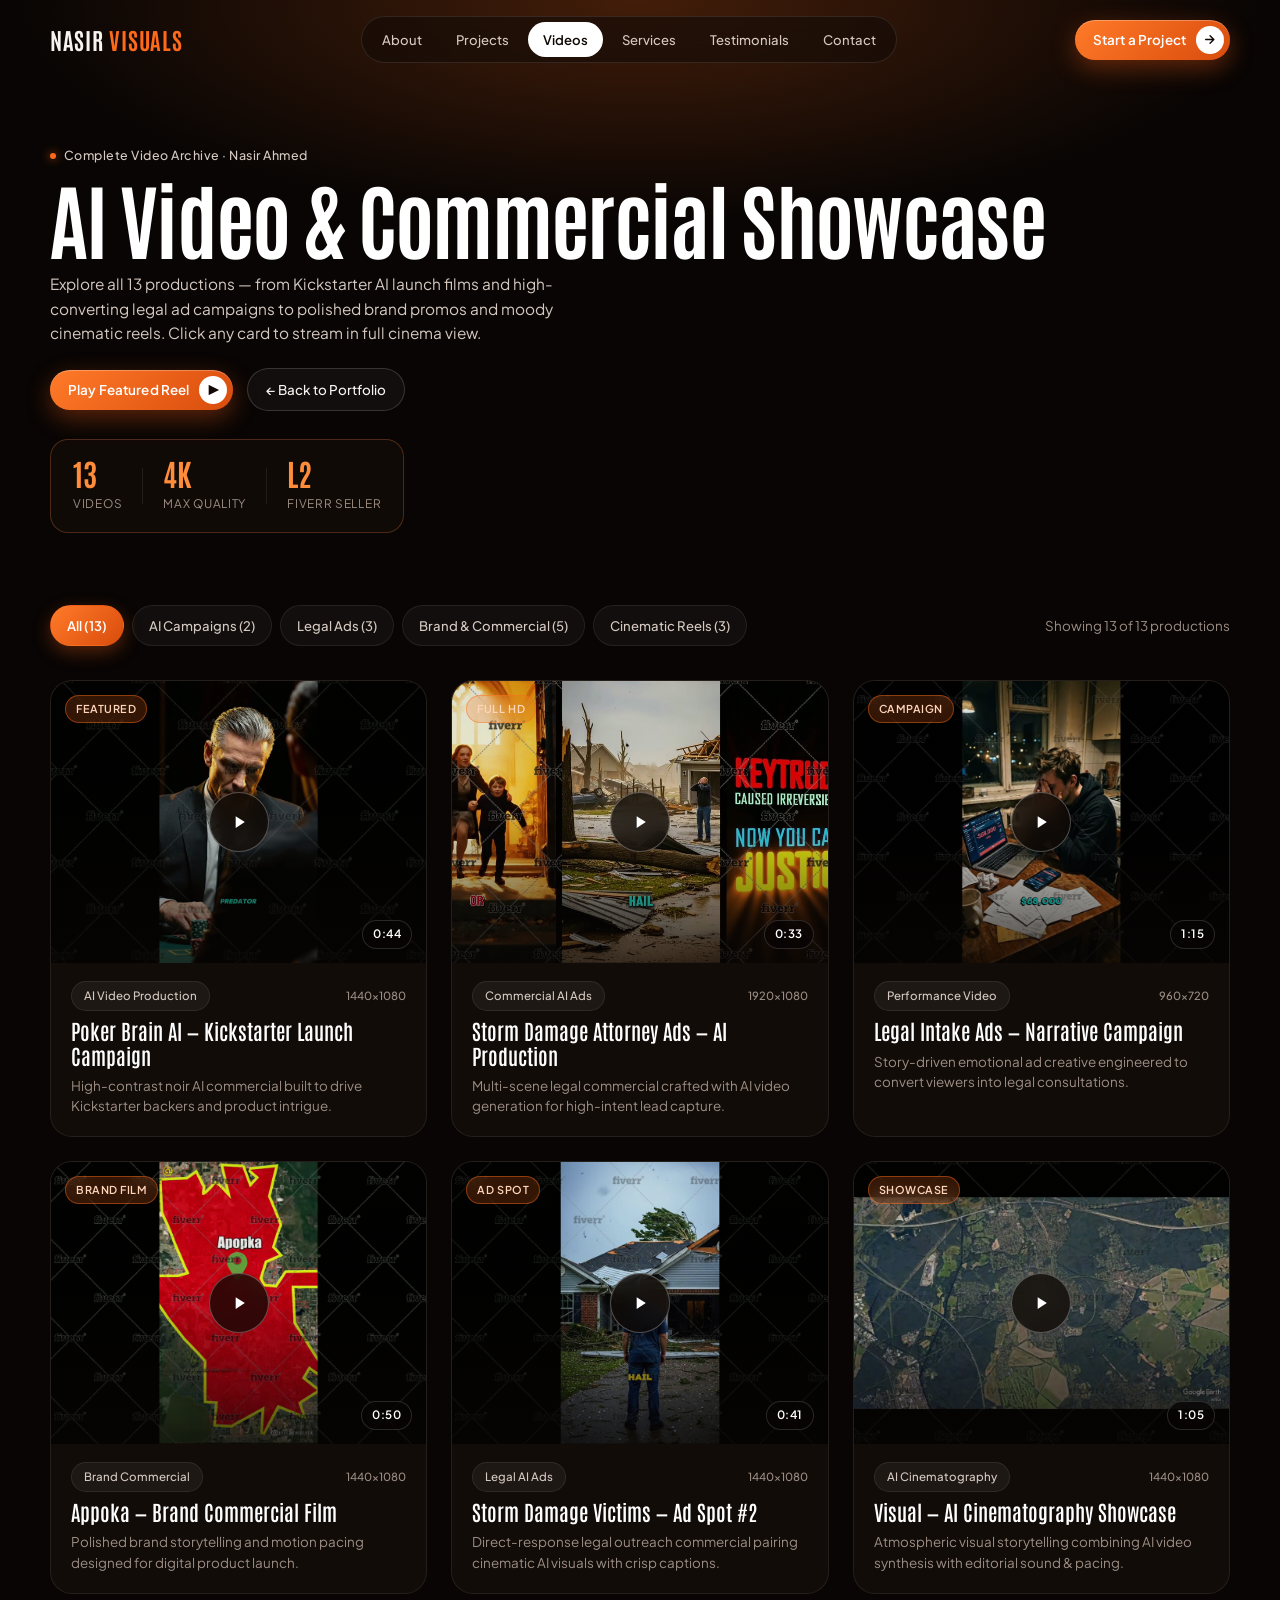
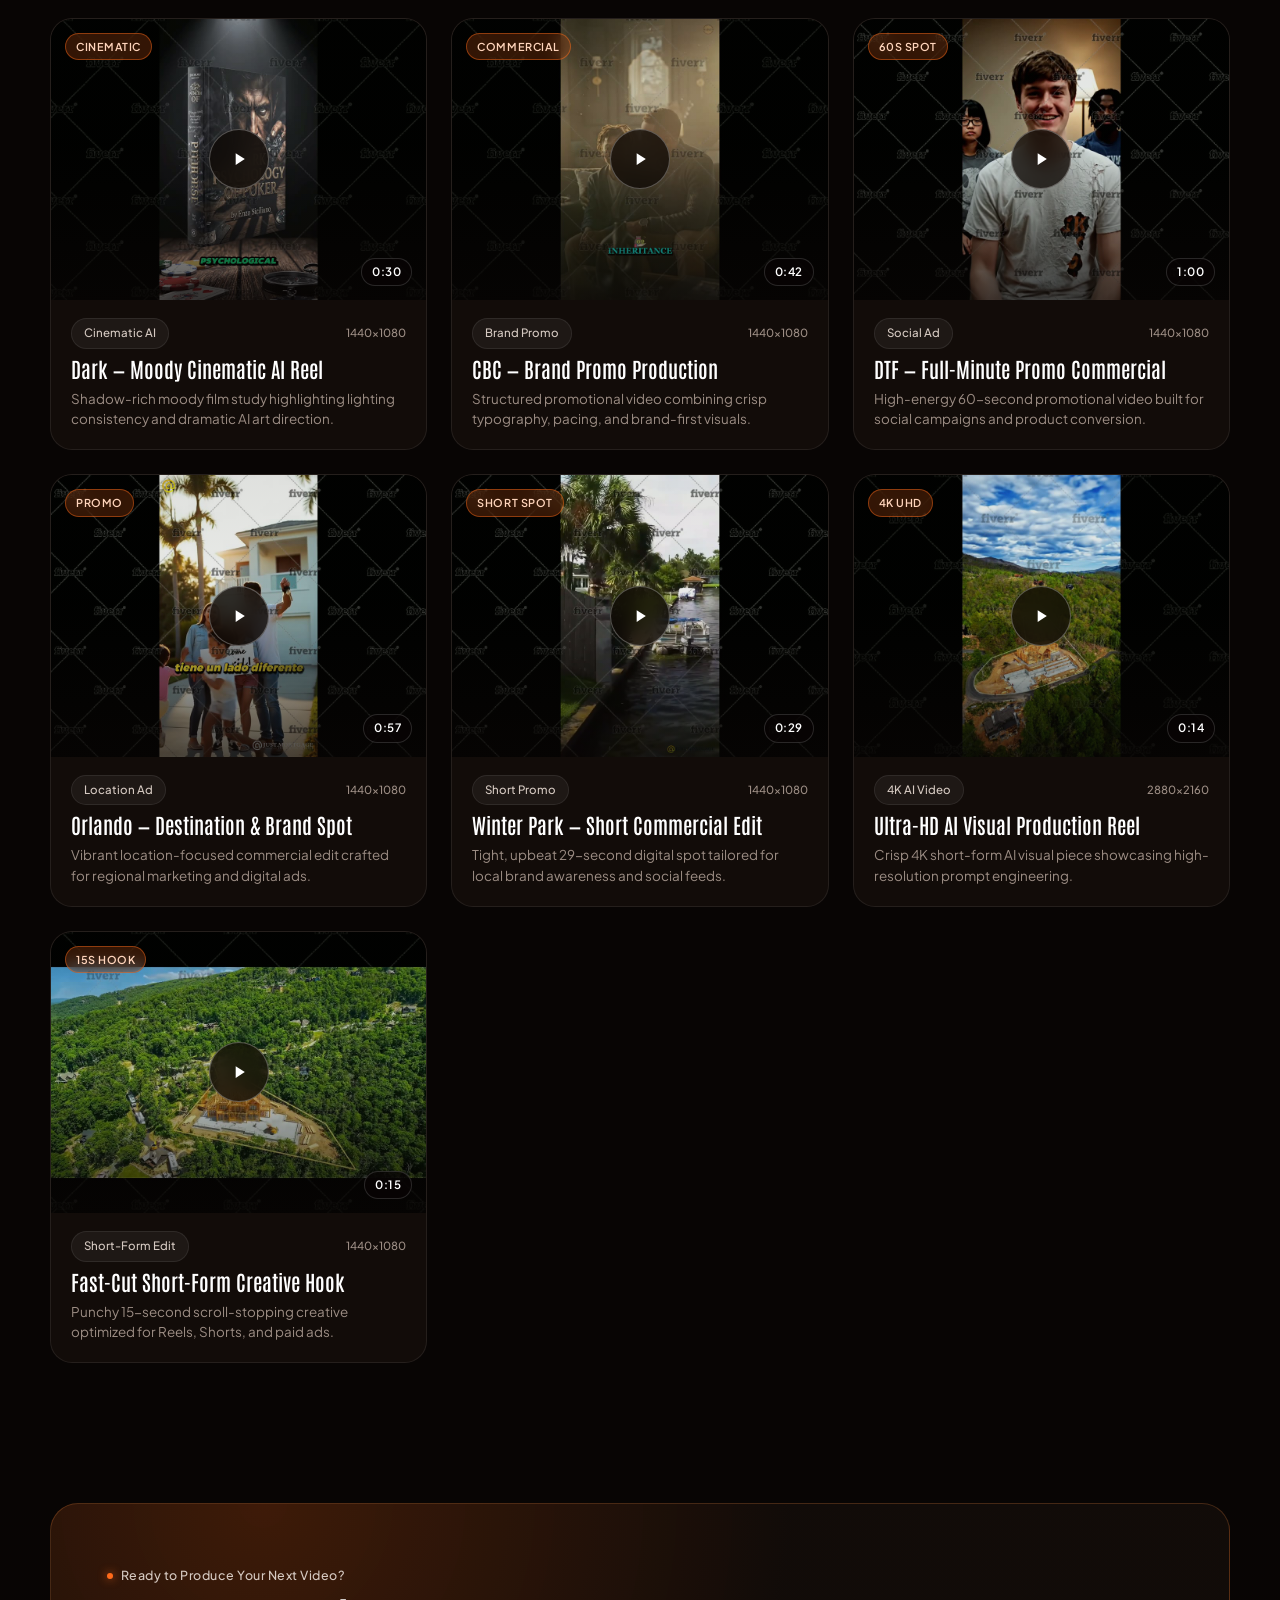
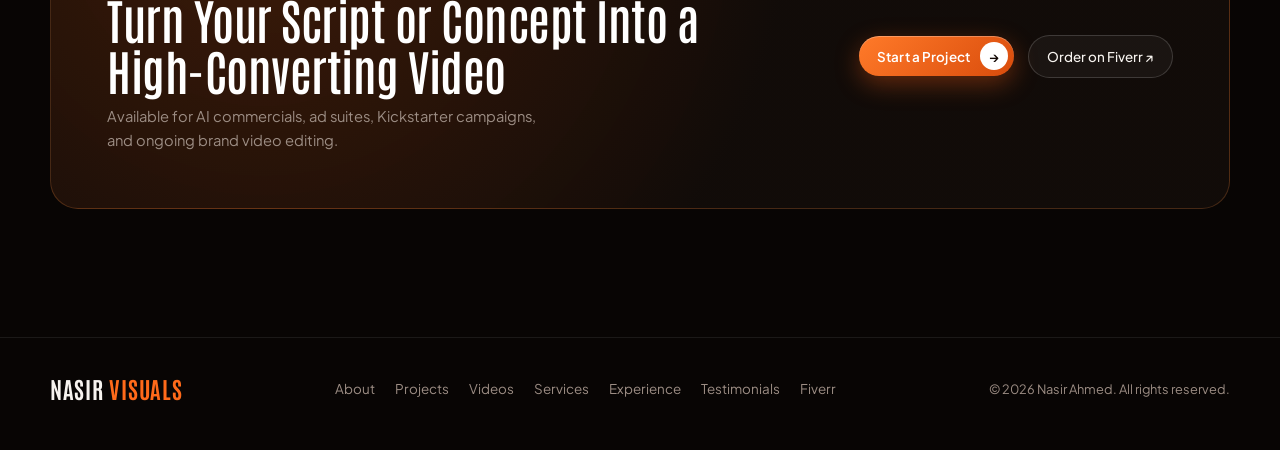
<file: videos.html>
<!DOCTYPE html>
<html lang="en">
  <head>
    <meta charset="UTF-8" />
    <meta
      name="viewport"
      content="width=device-width, initial-scale=1.0, viewport-fit=cover"
    />
    <meta name="theme-color" content="#080504" />
    <meta
      name="description"
      content="Video Portfolio of Nasir Ahmed — 13 AI video productions, Kickstarter launch films, commercial legal ads, and cinematic reels."
    />
    <title>Videos — Nasir Ahmed | AI Video Production &amp; Commercial Editing</title>
    <link rel="preconnect" href="https://fonts.googleapis.com" />
    <link rel="preconnect" href="https://fonts.gstatic.com" crossorigin />
    <link
      href="https://fonts.googleapis.com/css2?family=Antonio:wght@400;600;700&family=Plus+Jakarta+Sans:wght@400;500;600;700&display=swap"
      rel="stylesheet"
    />
    <link rel="stylesheet" href="./styles/tokens.css" />
    <link rel="stylesheet" href="./styles/main.css" />
  </head>
  <body>
    <!-- Shared Floating Header -->
    <header class="site-header">
      <div class="container header-inner">
        <a href="./index.html" class="brand-logo" aria-label="Nasir Ahmed Home">
          NASIR<span>VISUALS</span>
        </a>

        <nav class="nav-pill" aria-label="Primary Navigation">
          <a href="./index.html#about" class="nav-link">About</a>
          <a href="./index.html#projects" class="nav-link">Projects</a>
          <a href="./videos.html" class="nav-link is-active" aria-current="page">Videos</a>
          <a href="./index.html#services" class="nav-link">Services</a>
          <a href="./index.html#testimonials" class="nav-link">Testimonials</a>
          <a href="./index.html#contact" class="nav-link">Contact</a>
        </nav>

        <div class="header-actions">
          <a href="./index.html#contact" class="btn-primary header-cta-desktop">
            <span>Start a Project</span>
            <span class="btn-primary__icon" aria-hidden="true">
              <svg width="13" height="13" viewBox="0 0 24 24" fill="none" stroke="currentColor" stroke-width="2.6" stroke-linecap="round" stroke-linejoin="round">
                <path d="M5 12h14M13 5l7 7-7 7" />
              </svg>
            </span>
          </a>

          <button
            type="button"
            class="menu-toggle"
            id="menu-toggle"
            aria-label="Toggle navigation menu"
            aria-expanded="false"
            aria-controls="mobile-drawer"
          >
            <span></span>
            <span></span>
          </button>
        </div>
      </div>
    </header>

    <!-- Mobile Navigation Drawer -->
    <nav class="mobile-drawer" id="mobile-drawer" aria-label="Mobile Navigation">
      <a href="./index.html#about">About</a>
      <a href="./index.html#projects">Projects</a>
      <a href="./videos.html" class="is-active">Videos</a>
      <a href="./index.html#services">Services</a>
      <a href="./index.html#experience">Experience</a>
      <a href="./index.html#testimonials">Testimonials</a>
      <a href="./index.html#contact">Contact</a>
    </nav>

    <!-- Videos Hero -->
    <section class="videos-hero">
      <div class="container videos-hero-inner">
        <div>
          <span class="eyebrow">
            <span class="eyebrow-dot"></span>
            Complete Video Archive · Nasir Ahmed
          </span>
          <h1 class="videos-hero-title">AI Video &amp; Commercial Showcase</h1>
          <p class="videos-hero-desc">
            Explore all 13 productions — from Kickstarter AI launch films and high-converting legal ad campaigns to polished brand promos and moody cinematic reels. Click any card to stream in full cinema view.
          </p>
          <div class="hero-cta-row" style="margin-top: 22px;">
            <button
              type="button"
              class="btn-primary"
              data-play-video="poker-brain-ai"
            >
              <span>Play Featured Reel</span>
              <span class="btn-primary__icon" aria-hidden="true">▶</span>
            </button>
            <a href="./index.html" class="btn-outline">
              <span>← Back to Portfolio</span>
            </a>
          </div>
        </div>

        <div class="videos-meta-card" aria-label="Video archive metrics">
          <div class="meta-stat">
            <strong>13</strong>
            <span>Videos</span>
          </div>
          <div class="meta-divider" aria-hidden="true"></div>
          <div class="meta-stat">
            <strong>4K</strong>
            <span>Max Quality</span>
          </div>
          <div class="meta-divider" aria-hidden="true"></div>
          <div class="meta-stat">
            <strong>L2</strong>
            <span>Fiverr Seller</span>
          </div>
        </div>
      </div>
    </section>

    <!-- Filterable Video Gallery -->
    <main class="section-block" style="padding-top: 26px;">
      <div class="container">
        <div class="filter-bar">
          <div class="filter-pills" id="video-filter-pills" role="tablist" aria-label="Filter videos by category"></div>
          <p class="filter-count" id="video-filter-count" aria-live="polite"></p>
        </div>

        <div class="videos-grid" id="videos-gallery-grid"></div>
      </div>
    </main>

    <!-- Conversion CTA Banner -->
    <section class="section-block" style="padding-top: 12px;">
      <div class="container">
        <div class="contact-shell cta-banner-shell reveal">
          <div>
            <span class="eyebrow">
              <span class="eyebrow-dot"></span>
              Ready to Produce Your Next Video?
            </span>
            <h2 class="section-heading">Turn Your Script or Concept Into a High-Converting Video</h2>
            <p class="section-subcopy" style="margin-top: 10px;">
              Available for AI commercials, ad suites, Kickstarter campaigns, and ongoing brand video editing.
            </p>
          </div>
          <div class="hero-cta-row">
            <a href="./index.html#contact" class="btn-primary">
              <span>Start a Project</span>
              <span class="btn-primary__icon" aria-hidden="true">→</span>
            </a>
            <a
              href="https://www.fiverr.com/shigrinasir"
              target="_blank"
              rel="noopener noreferrer"
              class="btn-outline"
            >
              <span>Order on Fiverr ↗</span>
            </a>
          </div>
        </div>
      </div>
    </section>

    <!-- Footer -->
    <footer class="site-footer">
      <div class="container footer-inner">
        <a href="./index.html" class="brand-logo">NASIR<span>VISUALS</span></a>
        <div class="footer-links">
          <a href="./index.html#about">About</a>
          <a href="./index.html#projects">Projects</a>
          <a href="./videos.html">Videos</a>
          <a href="./index.html#services">Services</a>
          <a href="./index.html#experience">Experience</a>
          <a href="./index.html#testimonials">Testimonials</a>
          <a href="https://www.fiverr.com/shigrinasir" target="_blank" rel="noopener noreferrer">Fiverr</a>
        </div>
        <p class="footer-copy">© 2026 Nasir Ahmed. All rights reserved.</p>
      </div>
    </footer>

    <!-- Shared Cinema Video Lightbox Modal -->
    <div
      class="video-modal"
      id="video-modal"
      role="dialog"
      aria-modal="true"
      aria-hidden="true"
      aria-labelledby="modal-video-title"
    >
      <div class="video-modal__dialog">
        <div class="video-modal__header">
          <div>
            <h3 class="video-modal__title" id="modal-video-title">Video Title</h3>
            <p class="video-modal__sub" id="modal-video-sub"></p>
          </div>
          <button
            type="button"
            class="modal-close-btn"
            id="modal-close-btn"
            aria-label="Close video player"
          >
            ✕
          </button>
        </div>

        <div class="video-modal__player-wrap">
          <video id="modal-video-player" controls playsinline preload="metadata"></video>
        </div>

        <div class="video-modal__footer">
          <p class="video-modal__sub" id="modal-video-desc"></p>
          <div class="modal-nav-group">
            <button type="button" class="btn-outline" id="modal-prev-btn">← Prev</button>
            <button type="button" class="btn-outline" id="modal-next-btn">Next →</button>
          </div>
        </div>
      </div>
    </div>

    <script defer src="./scripts/videos-data.js"></script>
    <script defer src="./scripts/site.js"></script>
  </body>
</html>
</file>
<file: styles/tokens.css>
/* Design tokens aligned with the portfolio reference screenshot & studio frame lighting */
:root {
  --bg-obsidian: #080504;
  --bg-deep: #0c0705;
  --bg-surface: #120c09;
  --bg-elevated: #1a110d;
  --bg-card-glass: rgba(20, 12, 8, 0.72);

  --accent-amber: #ff6a1a;
  --accent-ember: #e05310;
  --accent-glow: #ff8c3a;
  --accent-crimson: #590c06;

  --text-primary: #f7f3ef;
  --text-secondary: #d5c9c1;
  --text-muted: #9c8d84;

  --border-subtle: rgba(255, 255, 255, 0.08);
  --border-strong: rgba(255, 255, 255, 0.16);
  --border-accent: rgba(255, 106, 26, 0.42);

  --font-display: 'Antonio', 'Oswald', 'Arial Narrow', Impact, sans-serif;
  --font-body: 'Plus Jakarta Sans', -apple-system, BlinkMacSystemFont, 'Segoe UI', sans-serif;

  --radius-sm: 10px;
  --radius-md: 16px;
  --radius-lg: 22px;
  --radius-pill: 999px;

  --container-max: 1180px;
  --header-height: 76px;

  /* Scroll runway height for the 94-frame hero portrait sequence */
  --sequence-runway: 260vh;

  --ease-smooth: cubic-bezier(0.22, 1, 0.36, 1);
}
</file>
<file: styles/main.css>
*,
*::before,
*::after {
  box-sizing: border-box;
  margin: 0;
  padding: 0;
}

html {
  background-color: var(--bg-obsidian);
  color: var(--text-primary);
  font-family: var(--font-body);
  /* Native scroll stays immediate so JS exponential damping drives the canvas smoothly */
  scroll-behavior: auto;
  overscroll-behavior-y: none;
  scrollbar-color: rgba(224, 83, 16, 0.5) var(--bg-obsidian);
  scrollbar-width: thin;
}

body {
  min-height: 100%;
  background-color: var(--bg-obsidian);
  color: var(--text-primary);
  overflow-x: hidden;
  line-height: 1.6;
  -webkit-font-smoothing: antialiased;
  -moz-osx-font-smoothing: grayscale;
}

body.modal-open {
  overflow: hidden;
}

a {
  color: inherit;
  text-decoration: none;
  touch-action: manipulation;
  -webkit-tap-highlight-color: transparent;
}

img,
video,
svg {
  display: block;
  max-width: 100%;
}

button {
  font: inherit;
  color: inherit;
  background: none;
  border: none;
  cursor: pointer;
  touch-action: manipulation;
  -webkit-tap-highlight-color: transparent;
}

/* Custom sleek dark scrollbar */
::-webkit-scrollbar {
  width: 6px;
}

::-webkit-scrollbar-track {
  background: var(--bg-obsidian);
}

::-webkit-scrollbar-thumb {
  background: linear-gradient(180deg, var(--accent-amber), var(--accent-crimson));
  border-radius: 999px;
}

/* ============================================================
   PRELOAD TRACK (Top 2px indicator for 94-frame sequence)
============================================================ */
.preload-track {
  position: fixed;
  top: 0;
  left: 0;
  width: 100%;
  height: 2px;
  z-index: 120;
  pointer-events: none;
  background: rgba(255, 255, 255, 0.04);
  opacity: 1;
  transition: opacity 420ms ease;
}

.preload-track.is-ready {
  opacity: 0;
}

.preload-fill {
  width: 100%;
  height: 100%;
  transform-origin: left center;
  transform: scaleX(0);
  background: linear-gradient(90deg, var(--accent-ember), var(--accent-amber));
  will-change: transform;
  transition: transform 90ms linear;
}

/* ============================================================
   LAYOUT UTILITIES & SHARED COMPONENTS
============================================================ */
.container {
  width: min(var(--container-max), calc(100% - 48px));
  margin-inline: auto;
}

.eyebrow {
  display: inline-flex;
  align-items: center;
  gap: 8px;
  font-size: 0.78rem;
  font-weight: 500;
  letter-spacing: 0.04em;
  color: var(--text-secondary);
}

.eyebrow-dot {
  width: 6px;
  height: 6px;
  border-radius: 50%;
  background: var(--accent-amber);
  box-shadow: 0 0 10px rgba(255, 106, 26, 0.85);
  flex-shrink: 0;
}

/* Signature glowing burnt-orange pill CTA button with white circle arrow */
.btn-primary {
  display: inline-flex;
  align-items: center;
  gap: 10px;
  padding: 6px 6px 6px 18px;
  border-radius: var(--radius-pill);
  background: linear-gradient(135deg, #ff7a29 0%, #d94c0c 100%);
  color: #fff;
  font-size: 0.84rem;
  font-weight: 600;
  letter-spacing: 0.01em;
  box-shadow:
    0 8px 24px rgba(235, 90, 20, 0.38),
    inset 0 1px 0 rgba(255, 255, 255, 0.28);
  transition:
    transform 240ms var(--ease-smooth),
    box-shadow 240ms var(--ease-smooth),
    filter 240ms ease;
  white-space: nowrap;
}

.btn-primary:hover {
  transform: translateY(-2px);
  box-shadow:
    0 12px 32px rgba(255, 106, 26, 0.52),
    inset 0 1px 0 rgba(255, 255, 255, 0.35);
  filter: brightness(1.05);
}

.btn-primary:active {
  transform: translateY(0);
}

.btn-primary__icon {
  width: 28px;
  height: 28px;
  border-radius: 50%;
  background: #ffffff;
  color: #120804;
  display: inline-flex;
  align-items: center;
  justify-content: center;
  flex-shrink: 0;
  transition: transform 240ms var(--ease-smooth);
}

.btn-primary:hover .btn-primary__icon {
  transform: translateX(2px);
}

.btn-ghost {
  display: inline-flex;
  align-items: center;
  gap: 6px;
  padding: 10px 6px;
  font-size: 0.85rem;
  font-weight: 500;
  color: var(--text-secondary);
  transition: color 200ms ease, transform 200ms var(--ease-smooth);
  white-space: nowrap;
}

.btn-ghost:hover {
  color: var(--text-primary);
  transform: translateX(2px);
}

.btn-outline {
  display: inline-flex;
  align-items: center;
  gap: 8px;
  padding: 10px 18px;
  border-radius: var(--radius-pill);
  border: 1px solid var(--border-strong);
  background: rgba(255, 255, 255, 0.04);
  color: var(--text-primary);
  font-size: 0.84rem;
  font-weight: 500;
  transition:
    border-color 220ms ease,
    background-color 220ms ease,
    transform 220ms var(--ease-smooth);
}

.btn-outline:hover {
  border-color: var(--border-accent);
  background: rgba(255, 106, 26, 0.12);
  transform: translateY(-2px);
}

/* Scroll reveal helper */
.reveal {
  opacity: 0;
  transform: translateY(28px);
  transition:
    opacity 700ms var(--ease-smooth),
    transform 700ms var(--ease-smooth);
}

.reveal.is-visible {
  opacity: 1;
  transform: translateY(0);
}

/* ============================================================
   FLOATING HEADER NAVIGATION
============================================================ */
.site-header {
  position: fixed;
  top: 0;
  left: 0;
  right: 0;
  z-index: 90;
  padding: 16px 0;
  transition:
    background-color 280ms ease,
    padding 280ms ease,
    border-color 280ms ease;
  border-bottom: 1px solid transparent;
}

.site-header.is-scrolled {
  padding: 11px 0;
  background: rgba(8, 5, 4, 0.78);
  backdrop-filter: blur(18px);
  -webkit-backdrop-filter: blur(18px);
  border-bottom-color: rgba(255, 255, 255, 0.06);
}

.header-inner {
  display: flex;
  align-items: center;
  justify-content: space-between;
  gap: 16px;
}

.brand-logo {
  font-family: var(--font-display);
  font-size: 1.45rem;
  font-weight: 700;
  letter-spacing: 0.03em;
  text-transform: uppercase;
  color: var(--text-primary);
  display: inline-flex;
  align-items: center;
  gap: 6px;
}

.brand-logo span {
  color: var(--accent-amber);
}

.nav-pill {
  display: inline-flex;
  align-items: center;
  gap: 4px;
  padding: 5px;
  border-radius: var(--radius-pill);
  background: rgba(20, 12, 8, 0.62);
  border: 1px solid rgba(255, 255, 255, 0.1);
  backdrop-filter: blur(16px);
  -webkit-backdrop-filter: blur(16px);
}

.nav-link {
  padding: 7px 15px;
  border-radius: var(--radius-pill);
  font-size: 0.82rem;
  font-weight: 500;
  color: var(--text-secondary);
  transition:
    background-color 200ms ease,
    color 200ms ease;
  white-space: nowrap;
}

.nav-link:hover {
  color: #ffffff;
  background: rgba(255, 255, 255, 0.08);
}

.nav-link.is-active {
  background: #ffffff;
  color: #0e0805;
  font-weight: 600;
}

.header-actions {
  display: flex;
  align-items: center;
  gap: 10px;
}

.menu-toggle {
  display: none;
  width: 42px;
  height: 42px;
  border-radius: 50%;
  border: 1px solid var(--border-strong);
  background: rgba(20, 12, 8, 0.72);
  align-items: center;
  justify-content: center;
  flex-direction: column;
  gap: 5px;
}

.menu-toggle span {
  width: 18px;
  height: 1.8px;
  background: var(--text-primary);
  border-radius: 2px;
  transition: transform 240ms ease, opacity 200ms ease;
}

.menu-toggle[aria-expanded='true'] span:nth-child(1) {
  transform: translateY(3.4px) rotate(45deg);
}

.menu-toggle[aria-expanded='true'] span:nth-child(2) {
  transform: translateY(-3.4px) rotate(-45deg);
}

.mobile-drawer {
  position: fixed;
  inset: 0;
  z-index: 85;
  background: rgba(8, 5, 4, 0.96);
  backdrop-filter: blur(22px);
  -webkit-backdrop-filter: blur(22px);
  display: flex;
  flex-direction: column;
  justify-content: center;
  align-items: center;
  gap: 18px;
  opacity: 0;
  pointer-events: none;
  transition: opacity 280ms ease;
}

.mobile-drawer.is-open {
  opacity: 1;
  pointer-events: auto;
}

.mobile-drawer a {
  font-family: var(--font-display);
  font-size: 2.2rem;
  font-weight: 700;
  letter-spacing: 0.02em;
  color: var(--text-primary);
  transition: color 180ms ease;
}

.mobile-drawer a:hover,
.mobile-drawer a.is-active {
  color: var(--accent-amber);
}

/* ============================================================
   HERO SECTION WITH 94-FRAME SCROLL-BASED CANVAS BACKGROUND
============================================================ */
.scroll-stage {
  position: relative;
  width: 100%;
  height: var(--sequence-runway);
  background-color: var(--bg-obsidian);
}

.canvas-sticky {
  position: sticky;
  top: 0;
  width: 100%;
  height: 100vh;
  height: 100dvh;
  overflow: hidden;
  background-color: var(--bg-obsidian);
  contain: layout style paint;
}

#sequence-canvas {
  position: absolute;
  inset: 0;
  display: block;
  width: 100%;
  height: 100%;
  will-change: contents;
  transform: translateZ(0);
}

/* Warm burnt-orange atmospheric glow inspired by the reference screenshot */
.hero-ambient-glow {
  position: absolute;
  inset: 0;
  pointer-events: none;
  background:
    radial-gradient(
      ellipse 70% 42% at 50% 24%,
      rgba(255, 108, 28, 0.42) 0%,
      rgba(217, 74, 14, 0.16) 44%,
      rgba(8, 5, 4, 0) 74%
    );
  mix-blend-mode: screen;
  z-index: 2;
}

/* Dark obsidian bottom & side vignette blending hero seamlessly into page below */
.stage-vignette {
  position: absolute;
  inset: 0;
  pointer-events: none;
  z-index: 3;
  background:
    radial-gradient(
      ellipse 84% 72% at 50% 42%,
      rgba(8, 5, 4, 0) 48%,
      rgba(8, 5, 4, 0.66) 100%
    ),
    linear-gradient(
      180deg,
      rgba(8, 5, 4, 0.48) 0%,
      rgba(8, 5, 4, 0) 18%,
      rgba(8, 5, 4, 0) 64%,
      rgba(8, 5, 4, 0.96) 100%
    );
}

/* Hero foreground overlay components */
.hero-overlay {
  position: relative;
  z-index: 5;
  width: 100%;
  height: 100%;
  display: flex;
  flex-direction: column;
  justify-content: space-between;
  padding-top: calc(var(--header-height) + 20px);
  padding-bottom: 34px;
  pointer-events: none;
}

.hero-overlay a,
.hero-overlay button {
  pointer-events: auto;
}

.hero-headline-wrap {
  width: min(1240px, calc(100% - 40px));
  margin-inline: auto;
  margin-top: clamp(4px, 2vh, 24px);
  text-align: center;
  will-change: transform, opacity;
}

.hero-greeting {
  font-family: var(--font-display);
  font-size: clamp(1rem, 1.5vw, 1.3rem);
  font-weight: 600;
  letter-spacing: 0.06em;
  color: rgba(255, 240, 228, 0.9);
  margin-bottom: 6px;
  text-align: center;
}

/* Stacked center-aligned display name: Nasir on line 1, Ahmed below */
.hero-display-name {
  font-family: var(--font-display);
  font-size: clamp(3.6rem, 9.6vw, 8.6rem);
  font-weight: 700;
  line-height: 0.9;
  letter-spacing: -0.02em;
  display: flex;
  flex-direction: column;
  justify-content: center;
  align-items: center;
  text-align: center;
  gap: 0.02em;
  color: #ffffff;
  text-shadow: 0 12px 44px rgba(0, 0, 0, 0.6);
  user-select: none;
}

.hero-display-name .name-part {
  display: block;
  background: linear-gradient(180deg, #ffffff 18%, rgba(255, 224, 200, 0.86) 100%);
  -webkit-background-clip: text;
  background-clip: text;
  color: transparent;
}

.hero-bottom-grid {
  width: min(var(--container-max), calc(100% - 48px));
  margin-inline: auto;
  display: flex;
  align-items: flex-end;
  justify-content: space-between;
  gap: 24px;
  will-change: transform, opacity;
}

.hero-pitch {
  max-width: 390px;
}

.hero-pitch-title {
  font-family: var(--font-display);
  font-size: clamp(1.75rem, 2.8vw, 2.45rem);
  font-weight: 600;
  line-height: 1.06;
  letter-spacing: -0.01em;
  margin-top: 8px;
  margin-bottom: 18px;
  color: #ffffff;
}

.hero-cta-row {
  display: flex;
  align-items: center;
  flex-wrap: wrap;
  gap: 14px;
}

/* Bottom-right glassmorphic social proof & showreel card (matching screenshot) */
.hero-proof-card {
  width: min(320px, 100%);
  padding: 16px;
  border-radius: 18px;
  background:
    radial-gradient(
      circle at 80% 100%,
      rgba(255, 106, 26, 0.34),
      rgba(18, 10, 7, 0.82) 70%
    );
  border: 1px solid rgba(255, 145, 77, 0.26);
  backdrop-filter: blur(18px);
  -webkit-backdrop-filter: blur(18px);
  box-shadow: 0 18px 42px rgba(0, 0, 0, 0.52);
  pointer-events: auto;
}

.proof-avatars-row {
  display: flex;
  align-items: center;
  justify-content: space-between;
  gap: 10px;
  margin-bottom: 12px;
}

.avatar-stack {
  display: flex;
  align-items: center;
}

.avatar-chip {
  width: 34px;
  height: 34px;
  border-radius: 50%;
  border: 2px solid #160c08;
  margin-left: -8px;
  display: inline-flex;
  align-items: center;
  justify-content: center;
  font-size: 0.7rem;
  font-weight: 700;
  color: #fff;
  background: linear-gradient(135deg, #ff7a29, #8d2907);
}

.avatar-chip:first-child {
  margin-left: 0;
}

.avatar-chip:nth-child(2) {
  background: linear-gradient(135deg, #2d3848, #141923);
}

.avatar-chip:nth-child(3) {
  background: linear-gradient(135deg, #d94e0f, #4c1708);
}

.avatar-chip:nth-child(4) {
  background: linear-gradient(135deg, #3c261d, #19100c);
}

.proof-play-btn {
  width: 36px;
  height: 36px;
  border-radius: 50%;
  background: #ffffff;
  color: #120805;
  display: inline-flex;
  align-items: center;
  justify-content: center;
  flex-shrink: 0;
  box-shadow: 0 6px 18px rgba(0, 0, 0, 0.35);
  transition: transform 220ms var(--ease-smooth), background-color 200ms ease;
}

.proof-play-btn:hover {
  transform: scale(1.09);
  background: var(--accent-amber);
  color: #ffffff;
}

.proof-caption {
  font-size: 0.76rem;
  line-height: 1.45;
  color: rgba(255, 245, 238, 0.9);
  margin-bottom: 12px;
}

.proof-caption strong {
  color: #ffffff;
}

.proof-pills {
  display: flex;
  gap: 8px;
}

.proof-pill {
  flex: 1;
  text-align: center;
  padding: 6px 8px;
  border-radius: 9px;
  background: rgba(255, 255, 255, 0.08);
  border: 1px solid rgba(255, 255, 255, 0.12);
  font-size: 0.68rem;
  font-weight: 500;
  color: rgba(255, 243, 235, 0.92);
  white-space: nowrap;
}

.hero-scroll-cue {
  position: absolute;
  bottom: 16px;
  left: 50%;
  transform: translateX(-50%);
  z-index: 6;
  display: inline-flex;
  align-items: center;
  gap: 8px;
  padding: 6px 14px;
  border-radius: var(--radius-pill);
  background: rgba(14, 8, 5, 0.65);
  border: 1px solid rgba(255, 255, 255, 0.1);
  font-size: 0.72rem;
  letter-spacing: 0.08em;
  text-transform: uppercase;
  color: var(--text-secondary);
  pointer-events: none;
  transition: opacity 320ms ease, transform 320ms ease;
}

.hero-scroll-cue.is-hidden {
  opacity: 0;
  transform: translate(-50%, 10px);
}

.scroll-dot-pulse {
  width: 6px;
  height: 6px;
  border-radius: 50%;
  background: var(--accent-amber);
  animation: pulseDot 1.8s ease-in-out infinite;
}

@keyframes pulseDot {
  0%,
  100% {
    opacity: 0.4;
    transform: scale(0.85);
  }
  50% {
    opacity: 1;
    transform: scale(1.25);
  }
}

/* ============================================================
   STATS TICKER MARQUEE (Directly below Hero)
============================================================ */
.stats-marquee {
  position: relative;
  z-index: 10;
  background: var(--bg-obsidian);
  border-top: 1px solid rgba(255, 255, 255, 0.07);
  border-bottom: 1px solid rgba(255, 255, 255, 0.07);
  padding: 22px 0;
  overflow: hidden;
  user-select: none;
}

.marquee-track {
  display: flex;
  width: max-content;
  animation: marqueeScroll 30s linear infinite;
  will-change: transform;
}

.stats-marquee:hover .marquee-track {
  animation-play-state: paused;
}

.marquee-group {
  display: flex;
  align-items: center;
  gap: 28px;
  padding-right: 28px;
}

.marquee-item {
  font-family: var(--font-display);
  font-size: clamp(1.35rem, 2.3vw, 2rem);
  font-weight: 600;
  letter-spacing: 0.04em;
  text-transform: uppercase;
  color: #f4ece6;
  white-space: nowrap;
}

.marquee-star {
  color: var(--accent-amber);
  font-size: 1.15rem;
  filter: drop-shadow(0 0 8px rgba(255, 106, 26, 0.7));
}

@keyframes marqueeScroll {
  0% {
    transform: translate3d(0, 0, 0);
  }
  100% {
    transform: translate3d(-50%, 0, 0);
  }
}

/* ============================================================
   ABOUT ME SECTION (Asymmetric 2-Column Editorial Layout)
============================================================ */
.section-block {
  position: relative;
  z-index: 10;
  padding: clamp(72px, 10vw, 128px) 0;
  background: var(--bg-obsidian);
}

.about-grid {
  display: grid;
  grid-template-columns: minmax(180px, 0.85fr) minmax(0, 1.65fr);
  gap: clamp(28px, 5vw, 72px);
  align-items: start;
}

.about-label-col {
  display: flex;
  align-items: center;
  gap: 14px;
  padding-top: 12px;
}

.about-label-rule {
  flex: 1;
  height: 1px;
  background: linear-gradient(90deg, rgba(255, 255, 255, 0.2), rgba(255, 255, 255, 0.02));
}

.about-statement {
  font-family: var(--font-display);
  font-size: clamp(1.7rem, 3.05vw, 2.65rem);
  font-weight: 400;
  line-height: 1.24;
  letter-spacing: 0.005em;
  color: #f7f1ec;
}

.about-statement strong {
  color: #ffffff;
  font-weight: 600;
}

.about-statement .accent-text {
  color: var(--accent-glow);
}

.about-actions {
  display: flex;
  align-items: center;
  flex-wrap: wrap;
  gap: 16px;
  margin-top: 28px;
}

/* ============================================================
   TOOLS & AI STACK MONOCHROME STRIP
============================================================ */
.tools-strip-section {
  position: relative;
  z-index: 10;
  padding: 26px 0 42px;
  background: var(--bg-obsidian);
}

.tools-marquee-mask {
  overflow: hidden;
  -webkit-mask-image: linear-gradient(
    90deg,
    transparent 0%,
    #000 14%,
    #000 86%,
    transparent 100%
  );
  mask-image: linear-gradient(
    90deg,
    transparent 0%,
    #000 14%,
    #000 86%,
    transparent 100%
  );
}

.tools-track {
  display: flex;
  width: max-content;
  animation: marqueeScroll 36s linear infinite;
}

.tools-track:hover {
  animation-play-state: paused;
}

.tools-group {
  display: flex;
  align-items: center;
  gap: clamp(32px, 5vw, 62px);
  padding-right: clamp(32px, 5vw, 62px);
}

.tool-wordmark {
  display: inline-flex;
  align-items: center;
  gap: 9px;
  color: rgba(245, 237, 231, 0.7);
  font-size: 0.95rem;
  font-weight: 600;
  letter-spacing: 0.03em;
  white-space: nowrap;
  transition: color 200ms ease;
}

.tool-wordmark:hover {
  color: #ffffff;
}

.tool-badge-icon {
  width: 24px;
  height: 24px;
  border-radius: 6px;
  background: rgba(255, 255, 255, 0.09);
  border: 1px solid rgba(255, 255, 255, 0.14);
  display: inline-flex;
  align-items: center;
  justify-content: center;
  font-family: var(--font-display);
  font-size: 0.72rem;
  font-weight: 700;
  color: var(--accent-glow);
}

/* ============================================================
   SELECTED WORK (Signature Staggered 2-Column Offset Grid)
============================================================ */
.selected-work-grid {
  display: grid;
  grid-template-columns: repeat(2, minmax(0, 1fr));
  gap: clamp(28px, 4.2vw, 54px);
  align-items: start;
}

.work-col {
  display: flex;
  flex-direction: column;
  gap: clamp(36px, 4.8vw, 62px);
}

.work-section-header {
  padding-bottom: 12px;
}

.section-heading {
  font-family: var(--font-display);
  font-size: clamp(2.1rem, 3.8vw, 3.35rem);
  font-weight: 600;
  line-height: 1.04;
  letter-spacing: -0.01em;
  color: #ffffff;
  margin-top: 8px;
}

.work-card {
  display: flex;
  flex-direction: column;
  gap: 14px;
  cursor: pointer;
}

.work-card__media {
  position: relative;
  aspect-ratio: 4 / 3;
  border-radius: var(--radius-lg);
  overflow: hidden;
  background: var(--bg-surface);
  border: 1px solid var(--border-subtle);
  transition:
    border-color 280ms ease,
    transform 360ms var(--ease-smooth),
    box-shadow 360ms var(--ease-smooth);
}

.work-card:hover .work-card__media {
  border-color: var(--border-accent);
  transform: translateY(-4px);
  box-shadow: 0 22px 48px rgba(0, 0, 0, 0.6), 0 0 36px rgba(255, 106, 26, 0.14);
}

.work-card__media img {
  width: 100%;
  height: 100%;
  object-fit: cover;
  transition: transform 520ms var(--ease-smooth);
}

.work-card:hover .work-card__media img {
  transform: scale(1.045);
}

.work-card__scrim {
  position: absolute;
  inset: 0;
  background: linear-gradient(
    180deg,
    rgba(8, 5, 4, 0.12) 0%,
    rgba(8, 5, 4, 0.08) 45%,
    rgba(8, 5, 4, 0.72) 100%
  );
  display: flex;
  align-items: center;
  justify-content: center;
  transition: background-color 260ms ease;
}

.work-card__play {
  width: 60px;
  height: 60px;
  border-radius: 50%;
  background: rgba(14, 8, 5, 0.76);
  border: 1px solid rgba(255, 255, 255, 0.28);
  backdrop-filter: blur(10px);
  color: #ffffff;
  display: inline-flex;
  align-items: center;
  justify-content: center;
  transition:
    transform 260ms var(--ease-smooth),
    background-color 220ms ease,
    border-color 220ms ease;
}

.work-card:hover .work-card__play {
  transform: scale(1.1);
  background: var(--accent-amber);
  border-color: var(--accent-amber);
  box-shadow: 0 0 28px rgba(255, 106, 26, 0.65);
}

.work-card__duration {
  position: absolute;
  bottom: 14px;
  right: 14px;
  padding: 4px 10px;
  border-radius: var(--radius-pill);
  background: rgba(8, 5, 4, 0.78);
  border: 1px solid rgba(255, 255, 255, 0.14);
  font-size: 0.72rem;
  font-weight: 600;
  color: #fff;
  letter-spacing: 0.04em;
}

.work-card__badge {
  position: absolute;
  top: 14px;
  left: 14px;
  padding: 4px 10px;
  border-radius: var(--radius-pill);
  background: rgba(255, 106, 26, 0.2);
  border: 1px solid rgba(255, 106, 26, 0.45);
  backdrop-filter: blur(8px);
  font-size: 0.68rem;
  font-weight: 600;
  letter-spacing: 0.05em;
  text-transform: uppercase;
  color: #ffd5bc;
}

.work-card__title {
  font-family: var(--font-display);
  font-size: 1.45rem;
  font-weight: 600;
  letter-spacing: 0.01em;
  color: #ffffff;
}

.work-card__desc {
  font-size: 0.86rem;
  color: var(--text-muted);
  margin-top: -6px;
}

.tag-pill {
  display: inline-flex;
  align-items: center;
  align-self: flex-start;
  padding: 5px 12px;
  border-radius: var(--radius-pill);
  background: rgba(255, 255, 255, 0.05);
  border: 1px solid var(--border-subtle);
  font-size: 0.72rem;
  font-weight: 500;
  color: var(--text-secondary);
}

/* Closing editorial note under Selected Work (from bottom-left of reference screenshot) */
.work-detail-note {
  padding-top: 18px;
}

.work-detail-note h3 {
  font-family: var(--font-display);
  font-size: clamp(1.8rem, 3vw, 2.55rem);
  font-weight: 600;
  line-height: 1.06;
  color: #ffffff;
  max-width: 360px;
  margin-bottom: 18px;
}

/* ============================================================
   SERVICES & AREAS OF EXPERTISE
============================================================ */
.section-header-row {
  display: flex;
  align-items: flex-end;
  justify-content: space-between;
  gap: 20px;
  flex-wrap: wrap;
  margin-bottom: 40px;
}

.section-subcopy {
  max-width: 440px;
  font-size: 0.92rem;
  color: var(--text-muted);
}

.services-grid {
  display: grid;
  grid-template-columns: repeat(2, minmax(0, 1fr));
  gap: 20px;
}

.service-card {
  position: relative;
  padding: 28px;
  border-radius: var(--radius-lg);
  background: linear-gradient(160deg, var(--bg-surface) 0%, #0d0806 100%);
  border: 1px solid var(--border-subtle);
  transition:
    border-color 260ms ease,
    transform 300ms var(--ease-smooth),
    box-shadow 300ms var(--ease-smooth);
}

.service-card:hover {
  border-color: var(--border-accent);
  transform: translateY(-4px);
  box-shadow: 0 18px 40px rgba(0, 0, 0, 0.45), 0 0 28px rgba(255, 106, 26, 0.08);
}

.service-card__num {
  font-family: var(--font-display);
  font-size: 0.95rem;
  font-weight: 600;
  letter-spacing: 0.08em;
  color: var(--accent-amber);
  margin-bottom: 12px;
}

.service-card__title {
  font-family: var(--font-display);
  font-size: 1.65rem;
  font-weight: 600;
  color: #ffffff;
  margin-bottom: 10px;
}

.service-card__text {
  font-size: 0.9rem;
  color: var(--text-muted);
  margin-bottom: 18px;
}

.chip-list {
  display: flex;
  flex-wrap: wrap;
  gap: 8px;
}

/* ============================================================
   EXPERIENCE & EDUCATION (From Nasir's CV)
============================================================ */
.resume-grid {
  display: grid;
  grid-template-columns: 1.35fr 0.85fr;
  gap: 28px;
  align-items: start;
}

.timeline-stack {
  display: flex;
  flex-direction: column;
  gap: 18px;
}

.resume-card {
  padding: 26px;
  border-radius: var(--radius-lg);
  background: var(--bg-surface);
  border: 1px solid var(--border-subtle);
  transition: border-color 240ms ease;
}

.resume-card:hover {
  border-color: rgba(255, 106, 26, 0.34);
}

.resume-card__top {
  display: flex;
  align-items: flex-start;
  justify-content: space-between;
  gap: 14px;
  flex-wrap: wrap;
  margin-bottom: 8px;
}

.resume-card__role {
  font-family: var(--font-display);
  font-size: 1.4rem;
  font-weight: 600;
  color: #ffffff;
  line-height: 1.15;
}

.resume-card__org {
  font-size: 0.88rem;
  font-weight: 600;
  color: var(--accent-glow);
  margin-top: 3px;
}

.resume-card__period {
  padding: 4px 11px;
  border-radius: var(--radius-pill);
  background: rgba(255, 106, 26, 0.12);
  border: 1px solid rgba(255, 106, 26, 0.32);
  font-size: 0.74rem;
  font-weight: 600;
  color: #ffd5bc;
  white-space: nowrap;
}

.resume-bullets {
  list-style: none;
  margin-top: 14px;
  display: flex;
  flex-direction: column;
  gap: 7px;
}

.resume-bullets li {
  position: relative;
  padding-left: 16px;
  font-size: 0.88rem;
  color: var(--text-secondary);
}

.resume-bullets li::before {
  content: '';
  position: absolute;
  left: 0;
  top: 0.62em;
  width: 5px;
  height: 5px;
  border-radius: 50%;
  background: var(--accent-amber);
}

.resume-link {
  display: inline-flex;
  align-items: center;
  gap: 6px;
  margin-top: 14px;
  font-size: 0.84rem;
  font-weight: 600;
  color: var(--accent-glow);
}

.resume-link:hover {
  text-decoration: underline;
}

.edu-panel-title {
  font-family: var(--font-display);
  font-size: 1.25rem;
  letter-spacing: 0.04em;
  text-transform: uppercase;
  color: var(--text-secondary);
  margin-bottom: 14px;
}

/* ============================================================
   CONTACT SECTION & FOOTER
============================================================ */
.contact-shell {
  position: relative;
  padding: clamp(32px, 5vw, 56px);
  border-radius: 28px;
  background:
    radial-gradient(
      circle at 18% 0%,
      rgba(255, 106, 26, 0.22) 0%,
      rgba(18, 12, 9, 0.96) 52%
    );
  border: 1px solid rgba(255, 140, 66, 0.22);
  display: grid;
  grid-template-columns: 1.05fr 1fr;
  gap: clamp(28px, 4.5vw, 56px);
  overflow: hidden;
}

.contact-info-list {
  display: flex;
  flex-direction: column;
  gap: 14px;
  margin-top: 26px;
}

.contact-item {
  display: flex;
  align-items: center;
  justify-content: space-between;
  gap: 12px;
  padding: 14px 16px;
  border-radius: 14px;
  background: rgba(255, 255, 255, 0.04);
  border: 1px solid var(--border-subtle);
  transition: border-color 220ms ease, background-color 220ms ease;
}

.contact-item:hover {
  border-color: var(--border-accent);
  background: rgba(255, 106, 26, 0.08);
}

.contact-item__label {
  font-size: 0.72rem;
  text-transform: uppercase;
  letter-spacing: 0.07em;
  color: var(--text-muted);
}

.contact-item__value {
  font-size: 0.92rem;
  font-weight: 600;
  color: #ffffff;
  word-break: break-word;
}

.copy-btn {
  padding: 6px 12px;
  border-radius: var(--radius-pill);
  border: 1px solid var(--border-strong);
  font-size: 0.72rem;
  font-weight: 600;
  color: var(--text-secondary);
  transition: all 180ms ease;
  flex-shrink: 0;
}

.copy-btn:hover {
  border-color: var(--accent-amber);
  color: #ffffff;
}

.contact-form {
  display: flex;
  flex-direction: column;
  gap: 14px;
}

.form-field {
  display: flex;
  flex-direction: column;
  gap: 6px;
}

.form-field label {
  font-size: 0.78rem;
  font-weight: 500;
  color: var(--text-secondary);
}

.form-field input,
.form-field select,
.form-field textarea {
  width: 100%;
  padding: 13px 15px;
  border-radius: 12px;
  border: 1px solid var(--border-subtle);
  background: rgba(8, 5, 4, 0.72);
  color: #ffffff;
  font: inherit;
  font-size: 0.9rem;
  outline: none;
  transition: border-color 200ms ease, box-shadow 200ms ease;
}

.form-field input:focus,
.form-field select:focus,
.form-field textarea:focus {
  border-color: var(--accent-amber);
  box-shadow: 0 0 0 3px rgba(255, 106, 26, 0.16);
}

.form-field textarea {
  resize: vertical;
  min-height: 110px;
}

.form-status {
  font-size: 0.84rem;
  color: #9be7a8;
  min-height: 1.2em;
}

.site-footer {
  position: relative;
  z-index: 10;
  background: var(--bg-obsidian);
  border-top: 1px solid var(--border-subtle);
  padding: 32px 0 42px;
}

.footer-inner {
  display: flex;
  align-items: center;
  justify-content: space-between;
  gap: 18px;
  flex-wrap: wrap;
}

.footer-links {
  display: flex;
  align-items: center;
  flex-wrap: wrap;
  gap: 20px;
  font-size: 0.84rem;
  color: var(--text-muted);
}

.footer-links a:hover {
  color: #ffffff;
}

.footer-copy {
  font-size: 0.8rem;
  color: var(--text-muted);
}

/* ============================================================
   DEDICATED VIDEOS PAGE (videos.html)
============================================================ */
.videos-hero {
  position: relative;
  padding: calc(var(--header-height) + 64px) 0 46px;
  overflow: hidden;
  background:
    radial-gradient(
      ellipse 70% 55% at 50% 0%,
      rgba(255, 106, 26, 0.24) 0%,
      rgba(8, 5, 4, 0) 70%
    );
}

.videos-hero-inner {
  display: flex;
  align-items: flex-end;
  justify-content: space-between;
  gap: 28px;
  flex-wrap: wrap;
}

.videos-hero-title {
  font-family: var(--font-display);
  font-size: clamp(2.8rem, 6.5vw, 5.4rem);
  font-weight: 700;
  line-height: 0.94;
  letter-spacing: -0.02em;
  color: #ffffff;
  margin-top: 12px;
}

.videos-hero-desc {
  max-width: 520px;
  margin-top: 16px;
  font-size: 0.96rem;
  color: var(--text-secondary);
}

.videos-meta-card {
  padding: 18px 22px;
  border-radius: 18px;
  background: rgba(20, 12, 8, 0.78);
  border: 1px solid rgba(255, 140, 66, 0.25);
  display: flex;
  align-items: center;
  gap: 20px;
}

.meta-stat strong {
  display: block;
  font-family: var(--font-display);
  font-size: 1.9rem;
  line-height: 1;
  color: var(--accent-glow);
}

.meta-stat span {
  font-size: 0.74rem;
  color: var(--text-muted);
  text-transform: uppercase;
  letter-spacing: 0.06em;
}

.meta-divider {
  width: 1px;
  height: 36px;
  background: var(--border-subtle);
}

/* Filter bar */
.filter-bar {
  display: flex;
  align-items: center;
  justify-content: space-between;
  gap: 16px;
  flex-wrap: wrap;
  margin-bottom: 34px;
}

.filter-pills {
  display: flex;
  align-items: center;
  flex-wrap: wrap;
  gap: 8px;
}

.filter-pill {
  padding: 9px 16px;
  border-radius: var(--radius-pill);
  background: rgba(255, 255, 255, 0.04);
  border: 1px solid var(--border-subtle);
  font-size: 0.82rem;
  font-weight: 500;
  color: var(--text-secondary);
  transition: all 200ms ease;
}

.filter-pill:hover {
  border-color: var(--border-accent);
  color: #ffffff;
}

.filter-pill.is-active {
  background: linear-gradient(135deg, #ff7a29 0%, #d94c0c 100%);
  border-color: transparent;
  color: #ffffff;
  font-weight: 600;
  box-shadow: 0 6px 18px rgba(235, 90, 20, 0.34);
}

.filter-count {
  font-size: 0.84rem;
  color: var(--text-muted);
}

/* Videos Gallery Grid */
.videos-grid {
  display: grid;
  grid-template-columns: repeat(3, minmax(0, 1fr));
  gap: 24px;
}

.video-gallery-card {
  display: flex;
  flex-direction: column;
  border-radius: var(--radius-lg);
  overflow: hidden;
  background: var(--bg-surface);
  border: 1px solid var(--border-subtle);
  cursor: pointer;
  transition:
    transform 300ms var(--ease-smooth),
    border-color 240ms ease,
    box-shadow 300ms var(--ease-smooth);
}

.video-gallery-card:hover {
  transform: translateY(-5px);
  border-color: var(--border-accent);
  box-shadow: 0 22px 46px rgba(0, 0, 0, 0.55), 0 0 28px rgba(255, 106, 26, 0.12);
}

.video-thumb-wrap {
  position: relative;
  aspect-ratio: 4 / 3;
  background: #050302;
  overflow: hidden;
}

.video-thumb-wrap img {
  width: 100%;
  height: 100%;
  object-fit: cover;
  transition: transform 500ms var(--ease-smooth);
}

.video-gallery-card:hover .video-thumb-wrap img {
  transform: scale(1.05);
}

.video-card-body {
  padding: 18px 20px 20px;
  display: flex;
  flex-direction: column;
  gap: 8px;
  flex: 1;
}

.video-card-meta {
  display: flex;
  align-items: center;
  justify-content: space-between;
  gap: 8px;
}

.video-res {
  font-size: 0.7rem;
  color: var(--text-muted);
  font-weight: 500;
}

.video-card-title {
  font-family: var(--font-display);
  font-size: 1.32rem;
  font-weight: 600;
  line-height: 1.15;
  color: #ffffff;
}

.video-card-desc {
  font-size: 0.84rem;
  color: var(--text-muted);
  line-height: 1.5;
}

/* ============================================================
   CINEMA VIDEO LIGHTBOX MODAL (Shared across Home & Videos)
============================================================ */
.video-modal {
  position: fixed;
  inset: 0;
  z-index: 150;
  display: flex;
  align-items: center;
  justify-content: center;
  padding: 20px;
  background: rgba(5, 3, 2, 0.9);
  backdrop-filter: blur(20px);
  -webkit-backdrop-filter: blur(20px);
  opacity: 0;
  pointer-events: none;
  transition: opacity 260ms ease;
}

.video-modal.is-open {
  opacity: 1;
  pointer-events: auto;
}

.video-modal__dialog {
  width: min(1020px, 100%);
  border-radius: 22px;
  background: #0e0907;
  border: 1px solid rgba(255, 255, 255, 0.14);
  box-shadow: 0 32px 80px rgba(0, 0, 0, 0.78);
  overflow: hidden;
  transform: scale(0.96) translateY(10px);
  transition: transform 280ms var(--ease-smooth);
}

.video-modal.is-open .video-modal__dialog {
  transform: scale(1) translateY(0);
}

.video-modal__header {
  display: flex;
  align-items: center;
  justify-content: space-between;
  gap: 16px;
  padding: 16px 20px;
  border-bottom: 1px solid var(--border-subtle);
}

.video-modal__title {
  font-family: var(--font-display);
  font-size: 1.35rem;
  font-weight: 600;
  color: #ffffff;
}

.video-modal__sub {
  font-size: 0.78rem;
  color: var(--text-muted);
  margin-top: 2px;
}

.modal-close-btn {
  width: 38px;
  height: 38px;
  border-radius: 50%;
  border: 1px solid var(--border-strong);
  background: rgba(255, 255, 255, 0.05);
  color: #ffffff;
  display: inline-flex;
  align-items: center;
  justify-content: center;
  flex-shrink: 0;
  transition: background-color 180ms ease, border-color 180ms ease;
}

.modal-close-btn:hover {
  background: var(--accent-amber);
  border-color: var(--accent-amber);
}

.video-modal__player-wrap {
  position: relative;
  background: #000;
  width: 100%;
  max-height: 70vh;
  display: flex;
  align-items: center;
  justify-content: center;
}

.video-modal__player-wrap video {
  width: 100%;
  max-height: 70vh;
  object-fit: contain;
  outline: none;
}

.video-modal__footer {
  display: flex;
  align-items: center;
  justify-content: space-between;
  gap: 14px;
  padding: 14px 20px;
  border-top: 1px solid var(--border-subtle);
  flex-wrap: wrap;
}

.modal-nav-group {
  display: flex;
  align-items: center;
  gap: 10px;
}

/* ============================================================
   TESTIMONIALS SECTION (Above Footer)
============================================================ */
.testimonials-section {
  padding-top: 24px;
}

.testimonials-rating-pill {
  display: inline-flex;
  align-items: center;
  gap: 10px;
  padding: 10px 18px;
  border-radius: var(--radius-pill);
  background: rgba(255, 106, 26, 0.1);
  border: 1px solid rgba(255, 106, 26, 0.34);
  font-size: 0.82rem;
  font-weight: 600;
  color: #ffe2cf;
  white-space: nowrap;
}

.testimonials-rating-pill .stars-inline {
  color: var(--accent-amber);
  letter-spacing: 0.08em;
}

.testimonials-grid {
  display: grid;
  grid-template-columns: repeat(3, minmax(0, 1fr));
  gap: 22px;
}

.testimonial-card {
  position: relative;
  padding: 28px;
  border-radius: var(--radius-lg);
  background:
    radial-gradient(
      circle at 100% 0%,
      rgba(255, 106, 26, 0.12) 0%,
      rgba(18, 12, 9, 0.96) 56%
    );
  border: 1px solid var(--border-subtle);
  display: flex;
  flex-direction: column;
  justify-content: space-between;
  gap: 22px;
  transition:
    transform 300ms var(--ease-smooth),
    border-color 240ms ease,
    box-shadow 300ms var(--ease-smooth);
}

.testimonial-card:hover {
  transform: translateY(-4px);
  border-color: var(--border-accent);
  box-shadow: 0 20px 44px rgba(0, 0, 0, 0.48), 0 0 28px rgba(255, 106, 26, 0.09);
}

.testimonial-top {
  display: flex;
  align-items: center;
  justify-content: space-between;
  gap: 12px;
  margin-bottom: 14px;
}

.testimonial-stars {
  color: var(--accent-amber);
  font-size: 0.95rem;
  letter-spacing: 0.1em;
}

.testimonial-quote {
  font-size: 0.92rem;
  line-height: 1.65;
  color: var(--text-secondary);
}

.testimonial-author {
  display: flex;
  align-items: center;
  gap: 12px;
  padding-top: 16px;
  border-top: 1px solid var(--border-subtle);
}

.testimonial-avatar {
  width: 40px;
  height: 40px;
  border-radius: 50%;
  background: linear-gradient(135deg, #ff7a29 0%, #6b1d07 100%);
  border: 1px solid rgba(255, 180, 130, 0.3);
  display: inline-flex;
  align-items: center;
  justify-content: center;
  font-family: var(--font-display);
  font-size: 0.95rem;
  font-weight: 700;
  color: #ffffff;
  flex-shrink: 0;
}

.testimonial-name {
  font-size: 0.92rem;
  font-weight: 600;
  color: #ffffff;
}

.testimonial-role {
  font-size: 0.76rem;
  color: var(--text-muted);
}

.cta-banner-shell {
  grid-template-columns: 1fr auto;
  align-items: center;
}

/* ============================================================
   RESPONSIVE BREAKPOINTS (Tablet Landscape, Tablet Portrait, Mobile)
============================================================ */
@media (max-width: 1120px) {
  .nav-link {
    padding: 7px 12px;
    font-size: 0.8rem;
  }
}

@media (max-width: 1024px) {
  :root {
    --sequence-runway: 215vh;
  }

  .videos-grid,
  .testimonials-grid {
    grid-template-columns: repeat(2, minmax(0, 1fr));
  }

  .resume-grid,
  .contact-shell {
    grid-template-columns: 1fr;
  }

  .cta-banner-shell {
    grid-template-columns: 1fr;
    align-items: start;
  }

  .hero-proof-card {
    width: 280px;
  }

  .selected-work-grid {
    gap: 28px;
  }

  .work-col {
    gap: 34px;
  }
}

@media (max-width: 960px) {
  .nav-pill,
  .header-cta-desktop {
    display: none;
  }

  .menu-toggle {
    display: inline-flex;
    width: 44px;
    height: 44px;
  }

  .site-header {
    padding: max(12px, env(safe-area-inset-top)) 0 12px;
  }

  .mobile-drawer {
    padding: 24px env(safe-area-inset-right) max(28px, env(safe-area-inset-bottom)) env(safe-area-inset-left);
    gap: 14px;
  }

  .mobile-drawer a {
    font-size: clamp(1.75rem, 6vw, 2.2rem);
    padding: 4px 12px;
  }
}

@media (max-width: 767px) {
  :root {
    --sequence-runway: 195vh;
    --header-height: 68px;
  }

  .about-grid,
  .selected-work-grid,
  .services-grid,
  .testimonials-grid {
    grid-template-columns: 1fr;
  }

  .work-col--right {
    order: -1;
  }

  .hero-display-name {
    font-size: clamp(3.1rem, 13.5vw, 5.4rem);
    gap: 0.02em;
  }

  .hero-bottom-grid {
    width: calc(100% - 36px);
    flex-direction: column;
    align-items: stretch;
    gap: 14px;
  }

  .hero-pitch {
    max-width: 100%;
  }

  .hero-proof-card {
    width: 100%;
    padding: 13px 15px;
  }

  .hero-scroll-cue {
    display: none;
  }

  .section-block {
    padding: 58px 0;
  }

  .section-header-row {
    margin-bottom: 28px;
  }

  .testimonials-rating-pill {
    white-space: normal;
    font-size: 0.78rem;
  }

  .contact-shell {
    padding: 26px 20px;
    border-radius: 22px;
  }

  .contact-item {
    flex-wrap: wrap;
    padding: 13px 14px;
  }

  .copy-btn {
    min-height: 36px;
    display: inline-flex;
    align-items: center;
  }

  /* Prevent iOS Safari auto-zoom on form field focus */
  .form-field input,
  .form-field select,
  .form-field textarea {
    font-size: 16px;
  }

  .videos-hero {
    padding: calc(var(--header-height) + 42px) 0 32px;
  }

  .videos-meta-card {
    width: 100%;
    justify-content: space-around;
    padding: 15px 16px;
  }

  .video-modal {
    padding: 10px;
  }

  .video-modal__dialog {
    border-radius: 16px;
  }

  .video-modal__header,
  .video-modal__footer {
    padding: 12px 14px;
  }

  .video-modal__title {
    font-size: 1.12rem;
  }

  .modal-close-btn {
    width: 42px;
    height: 42px;
  }

  .modal-nav-group {
    width: 100%;
    justify-content: space-between;
  }

  .modal-nav-group .btn-outline {
    flex: 1;
    justify-content: center;
    min-height: 42px;
  }
}

@media (max-width: 600px) {
  :root {
    --sequence-runway: 180vh;
  }

  .container {
    width: calc(100% - 28px);
  }

  .brand-logo {
    font-size: 1.28rem;
  }

  .videos-grid {
    grid-template-columns: 1fr;
    gap: 18px;
  }

  .hero-overlay {
    padding-top: calc(var(--header-height) + 8px);
    padding-bottom: max(18px, env(safe-area-inset-bottom));
  }

  .hero-headline-wrap {
    width: calc(100% - 28px);
    margin-top: 2px;
  }

  .hero-display-name {
    font-size: clamp(2.85rem, 13.8vw, 4.3rem);
  }

  .hero-bottom-grid {
    width: calc(100% - 28px);
    gap: 12px;
  }

  .hero-pitch-title {
    font-size: 1.48rem;
    margin-top: 6px;
    margin-bottom: 12px;
  }

  .hero-cta-row {
    gap: 10px;
  }

  .btn-primary {
    min-height: 44px;
    font-size: 0.82rem;
  }

  .btn-outline {
    min-height: 42px;
  }

  .hero-proof-card {
    padding: 12px 13px;
    border-radius: 15px;
  }

  .proof-avatars-row {
    margin-bottom: 8px;
  }

  .avatar-chip {
    width: 30px;
    height: 30px;
    font-size: 0.64rem;
  }

  .proof-caption {
    font-size: 0.74rem;
    margin-bottom: 9px;
  }

  .proof-pill {
    font-size: 0.66rem;
    padding: 5px 6px;
  }

  .stats-marquee {
    padding: 16px 0;
  }

  .about-statement {
    font-size: 1.42rem;
    line-height: 1.3;
  }

  .service-card,
  .resume-card,
  .testimonial-card {
    padding: 20px;
    border-radius: 18px;
  }

  /* Native-feeling horizontally swipeable filter bar on phones */
  .filter-bar {
    gap: 10px;
    margin-bottom: 22px;
  }

  .filter-pills {
    width: 100%;
    flex-wrap: nowrap;
    overflow-x: auto;
    -webkit-overflow-scrolling: touch;
    scrollbar-width: none;
    padding-bottom: 4px;
  }

  .filter-pills::-webkit-scrollbar {
    display: none;
  }

  .filter-pill {
    flex-shrink: 0;
    min-height: 40px;
    padding: 8px 14px;
  }

  .footer-inner {
    flex-direction: column;
    text-align: center;
    gap: 14px;
  }

  .footer-links {
    justify-content: center;
    gap: 14px;
  }

  .site-footer {
    padding-bottom: max(36px, env(safe-area-inset-bottom));
  }
}

/* Short phone screens (e.g. iPhone SE 375x667) & landscape mobile viewports */
@media (max-height: 700px) and (max-width: 900px) {
  .hero-display-name {
    font-size: clamp(2.4rem, 9.5vh, 4rem);
  }

  .hero-greeting {
    font-size: 0.92rem;
    margin-bottom: 2px;
  }

  .proof-pills {
    display: none;
  }

  .proof-caption {
    margin-bottom: 0;
  }
}

@media (max-height: 500px) and (orientation: landscape) {
  .hero-overlay {
    padding-top: calc(var(--header-height) + 4px);
    padding-bottom: 12px;
  }

  .hero-proof-card {
    display: none;
  }

  .hero-pitch-title {
    font-size: 1.35rem;
    margin-bottom: 8px;
  }
}

@media (prefers-reduced-motion: reduce) {
  .marquee-track,
  .tools-track,
  .scroll-dot-pulse {
    animation: none;
  }

  .reveal {
    opacity: 1;
    transform: none;
    transition: none;
  }
}
</file>
